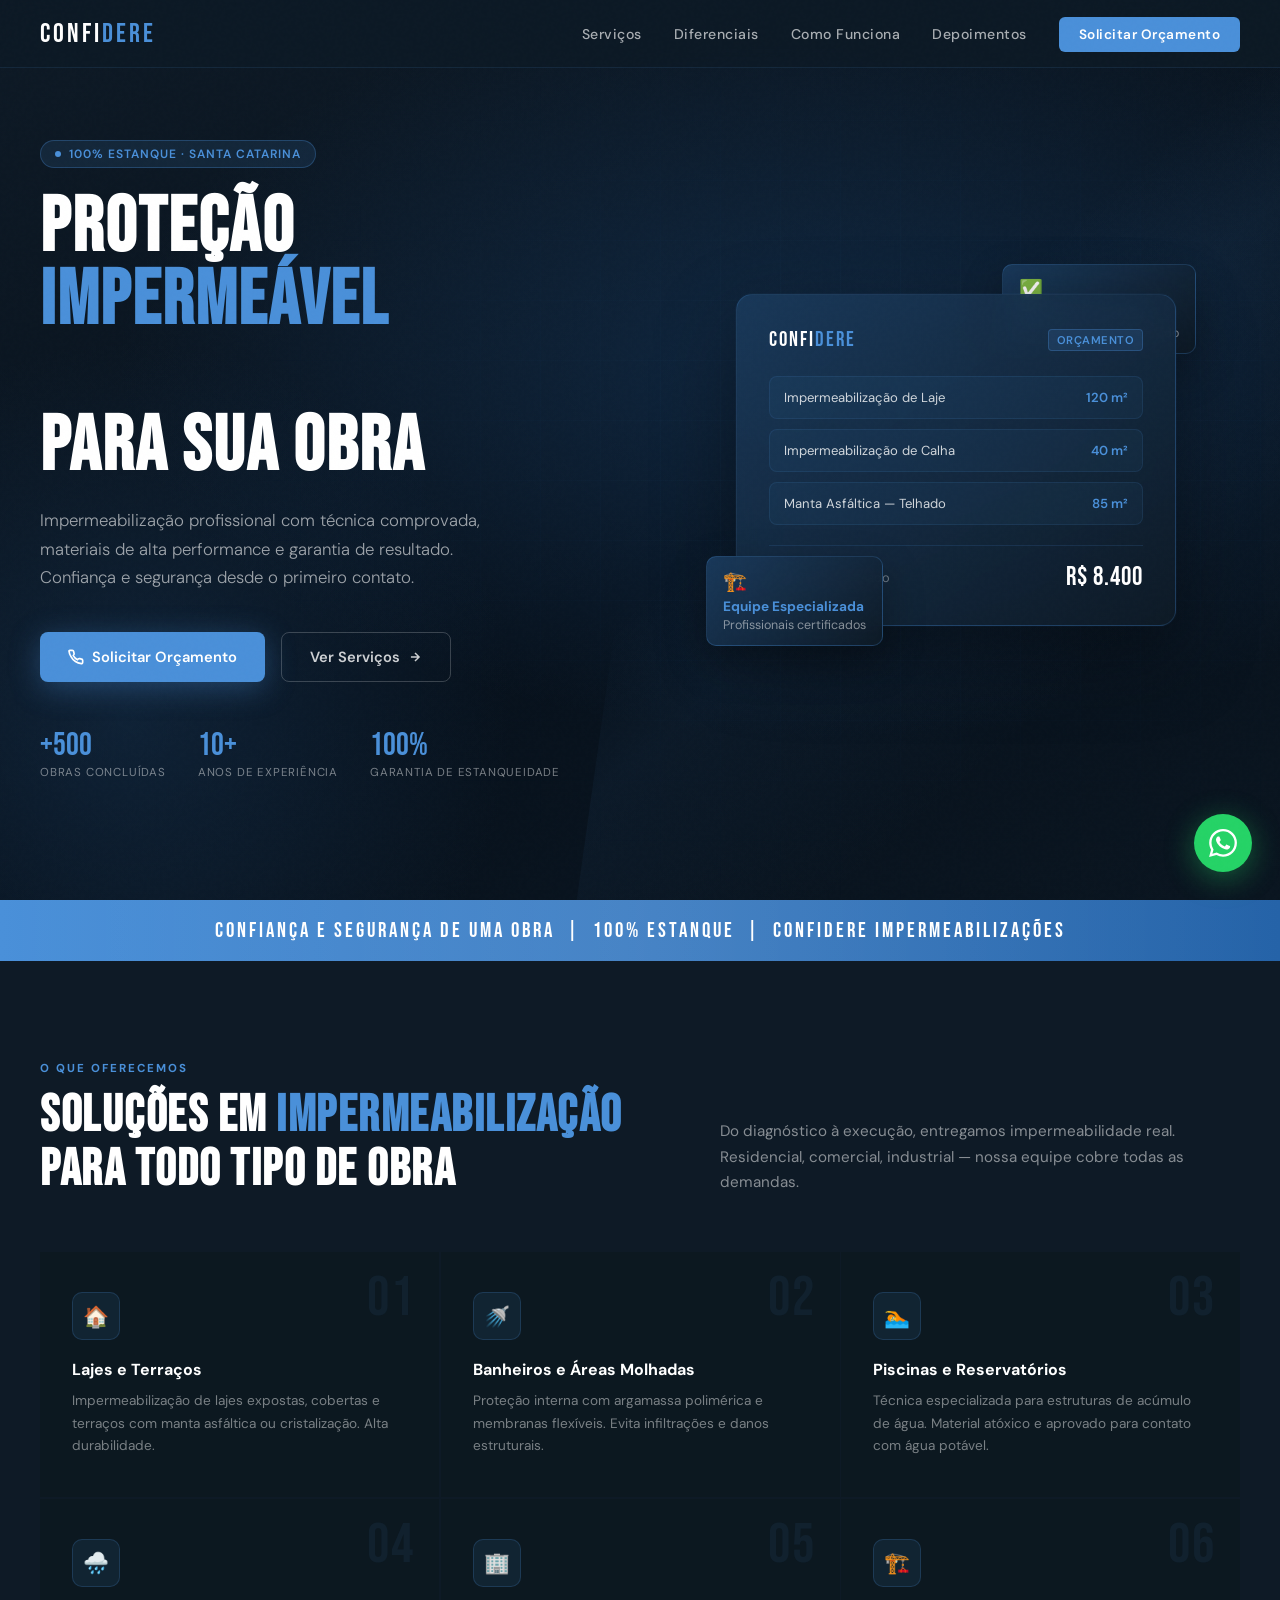
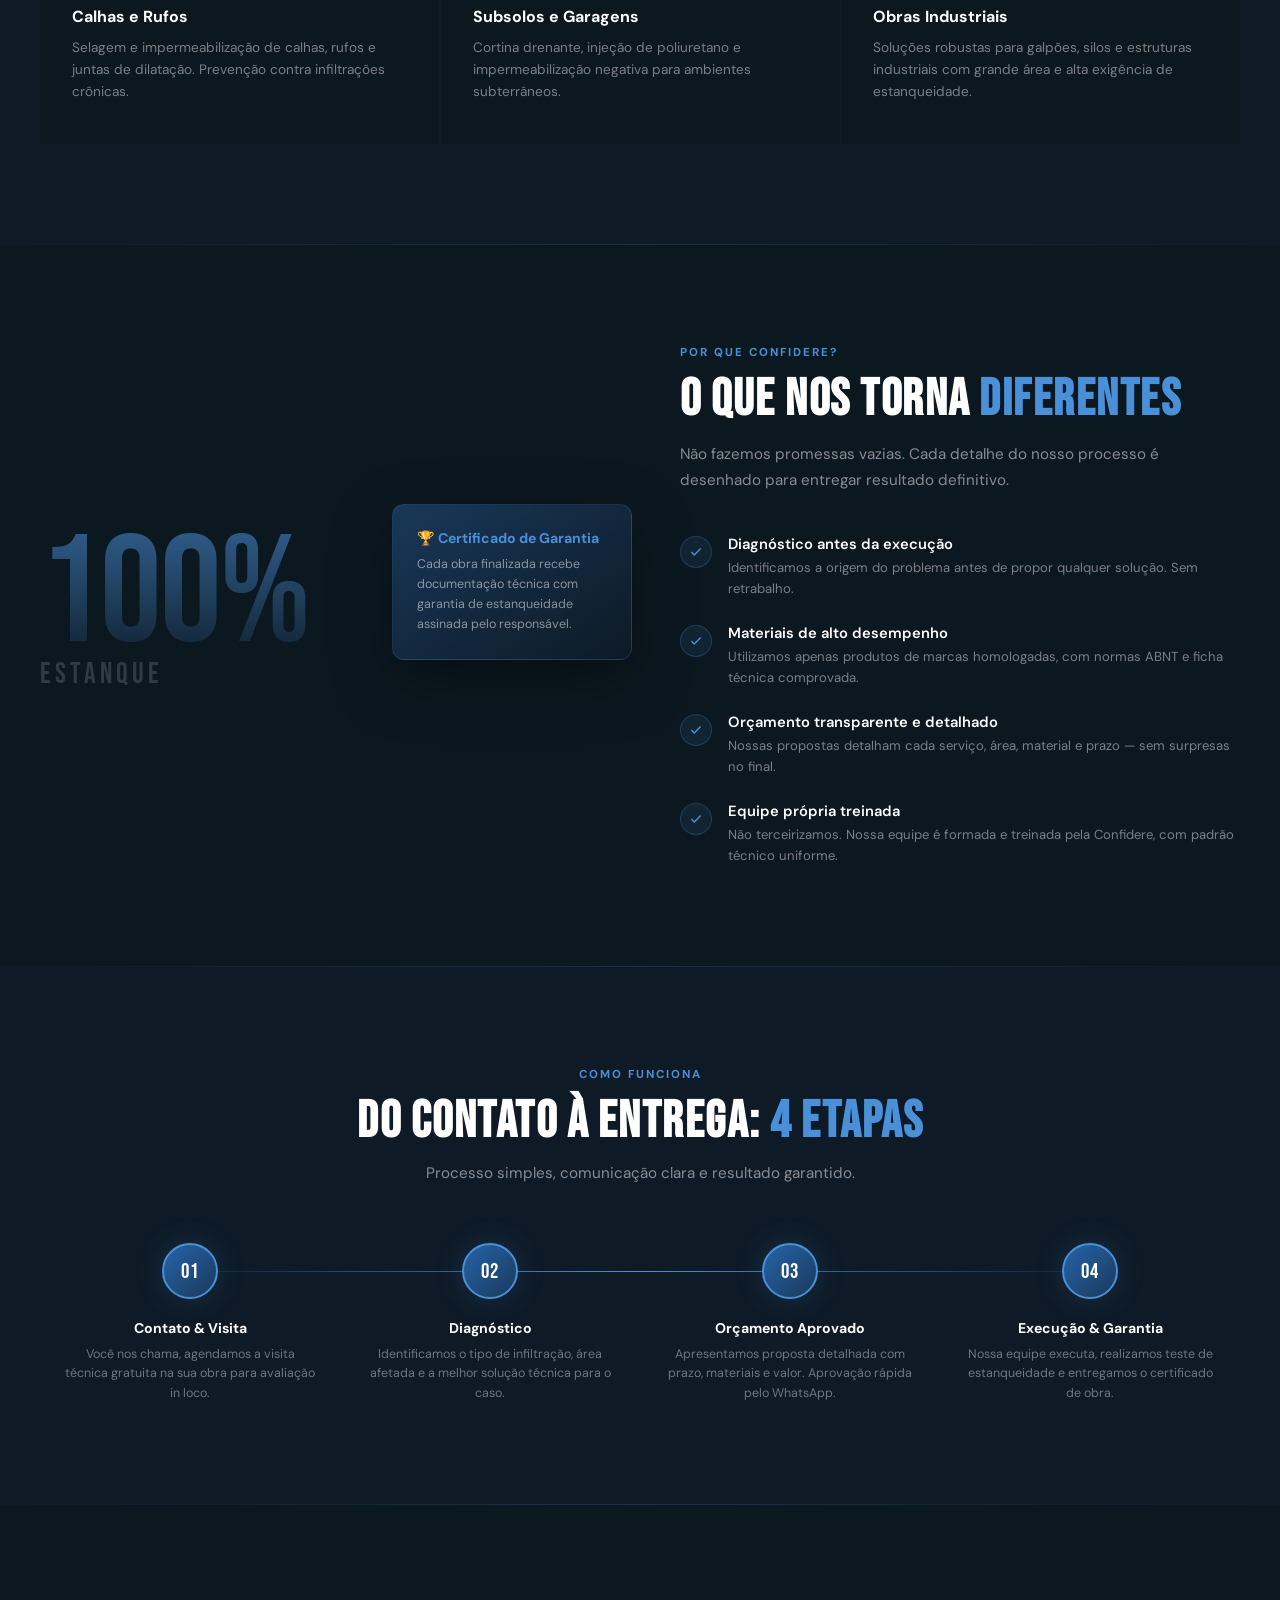
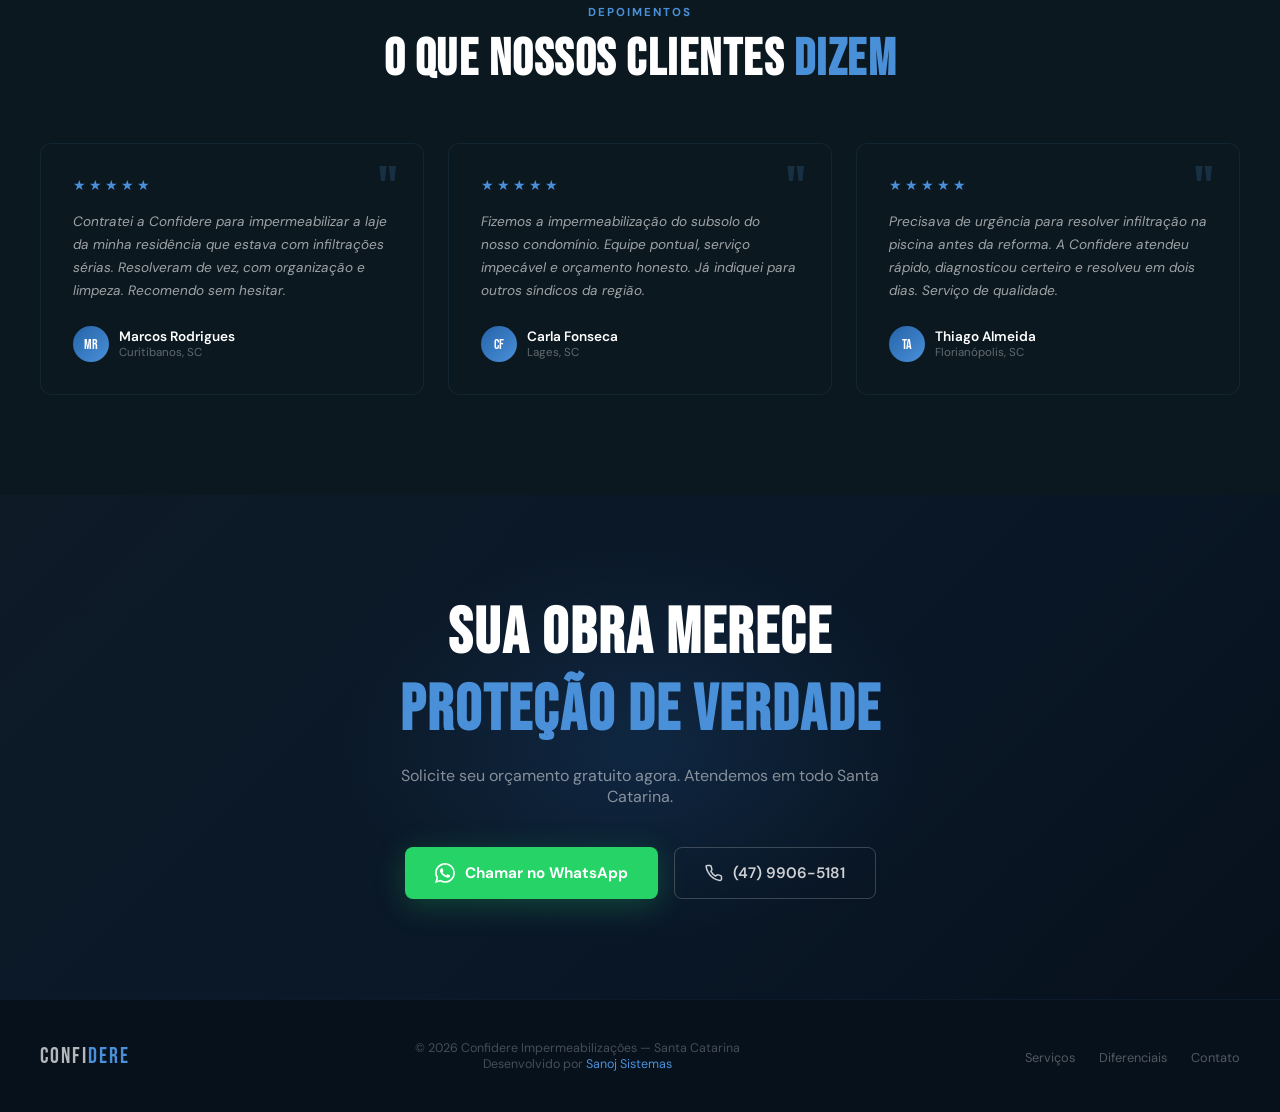
<file: index.html>
<!DOCTYPE html>
<html lang="pt-BR">

<head>
    <meta charset="UTF-8">
    <meta name="viewport" content="width=device-width, initial-scale=1.0">
    <title>Confidere Impermeabilizações</title>
    <link
        href="https://fonts.googleapis.com/css2?family=Bebas+Neue&family=DM+Sans:ital,wght@0,300;0,400;0,500;0,600;0,700;1,300&display=swap"
        rel="stylesheet">
    <link rel="stylesheet" href="style.css">
    <link rel="shortcut icon" href="assets/Confidere.png" type="image/x-icon">
</head>

<body>

    <!-- ─── NAV ─── -->
    <nav>
        <a href="#" class="nav-logo">CONFI<span>DERE</span></a>
        <ul class="nav-links">
            <li><a href="#servicos">Serviços</a></li>
            <li><a href="#diferenciais">Diferenciais</a></li>
            <li><a href="#processo">Como Funciona</a></li>
            <li><a href="#depoimentos">Depoimentos</a></li>
            <li><a href="#contato" class="nav-cta">Solicitar Orçamento</a></li>
        </ul>
    </nav>

    <!-- ─── HERO ─── -->
    <section class="hero">
        <div class="hero-grid"></div>
        <div class="hero-content">
            <div class="hero-texto">
                <div class="hero-tag">100% Estanque · Santa Catarina</div>
                <h1 class="hero-titulo">
                    Proteção<br>
                    <span>Impermeável</span><br>
                    para sua Obra
                </h1>
                <p class="hero-sub">
                    Impermeabilização profissional com técnica comprovada, materiais de alta performance e garantia de
                    resultado. Confiança e segurança desde o primeiro contato.
                </p>
                <div class="hero-acoes">
                    <a href="#contato" class="btn-hero primario">
                        <svg width="16" height="16" viewBox="0 0 24 24" fill="none" stroke="currentColor"
                            stroke-width="2.5">
                            <path
                                d="M22 16.92v3a2 2 0 01-2.18 2 19.79 19.79 0 01-8.63-3.07A19.5 19.5 0 014.5 11.5a19.79 19.79 0 01-3.07-8.67A2 2 0 013.41 2h3a2 2 0 012 1.72c.127.96.361 1.903.7 2.81a2 2 0 01-.45 2.11L7.91 9.91a16 16 0 006.29 6.29l1.27-1.27a2 2 0 012.11-.45c.907.339 1.85.573 2.81.7A2 2 0 0122 16.92z" />
                        </svg>
                        Solicitar Orçamento
                    </a>
                    <a href="#servicos" class="btn-hero secundario">
                        Ver Serviços
                        <svg width="14" height="14" viewBox="0 0 24 24" fill="none" stroke="currentColor"
                            stroke-width="2.5">
                            <path d="M5 12h14M12 5l7 7-7 7" />
                        </svg>
                    </a>
                </div>
                <div class="hero-stats">
                    <div class="stat">
                        <span class="stat-num">+500</span>
                        <span class="stat-label">Obras Concluídas</span>
                    </div>
                    <div class="stat">
                        <span class="stat-num">10+</span>
                        <span class="stat-label">Anos de Experiência</span>
                    </div>
                    <div class="stat">
                        <span class="stat-num">100%</span>
                        <span class="stat-label">Garantia de Estanqueidade</span>
                    </div>
                </div>
            </div>

            <div class="hero-visual">
                <div class="hero-card-visual">
                    <div class="float-card float-card-1">
                        <div class="fc-icon">✅</div>
                        <div class="fc-title">Garantia Estendida</div>
                        <div class="fc-desc">Certificado de obra emitido</div>
                    </div>
                    <div class="visual-main-card">
                        <div class="vmc-header">
                            <div class="vmc-logo">CONFI<span>DERE</span></div>
                            <div class="vmc-badge">ORÇAMENTO</div>
                        </div>
                        <div class="vmc-servico">
                            <span class="vmc-servico-nome">Impermeabilização de Laje</span>
                            <span class="vmc-servico-area">120 m²</span>
                        </div>
                        <div class="vmc-servico">
                            <span class="vmc-servico-nome">Impermeabilização de Calha</span>
                            <span class="vmc-servico-area">40 m²</span>
                        </div>
                        <div class="vmc-servico">
                            <span class="vmc-servico-nome">Manta Asfáltica — Telhado</span>
                            <span class="vmc-servico-area">85 m²</span>
                        </div>
                        <div class="vmc-total">
                            <span class="vmc-total-label">Valor Total Estimado</span>
                            <span class="vmc-total-val">R$ 8.400</span>
                        </div>
                    </div>
                    <div class="float-card float-card-2">
                        <div class="fc-icon">🏗️</div>
                        <div class="fc-title">Equipe Especializada</div>
                        <div class="fc-desc">Profissionais certificados</div>
                    </div>
                </div>
            </div>
        </div>
    </section>

    <!-- ─── STRIP ─── -->
    <div class="strip">
        CONFIANÇA E SEGURANÇA DE UMA OBRA &nbsp;|&nbsp; 100% ESTANQUE &nbsp;|&nbsp; CONFIDERE IMPERMEABILIZAÇÕES
    </div>

    <!-- ─── SERVIÇOS ─── -->
    <section class="secao secao-dark" id="servicos">
        <div class="container">
            <div class="secao-head">
                <div>
                    <div class="secao-tag reveal">O que oferecemos</div>
                    <h2 class="secao-titulo reveal">Soluções em <em>Impermeabilização</em><br>para todo tipo de obra
                    </h2>
                </div>
                <p class="secao-desc reveal">
                    Do diagnóstico à execução, entregamos impermeabilidade real. Residencial, comercial, industrial —
                    nossa equipe cobre todas as demandas.
                </p>
            </div>

            <div class="servicos-grid">
                <div class="servico-card reveal">
                    <span class="sc-num">01</span>
                    <div class="sc-icon">🏠</div>
                    <div class="sc-titulo">Lajes e Terraços</div>
                    <p class="sc-desc">Impermeabilização de lajes expostas, cobertas e terraços com manta asfáltica ou
                        cristalização. Alta durabilidade.</p>
                </div>
                <div class="servico-card reveal">
                    <span class="sc-num">02</span>
                    <div class="sc-icon">🚿</div>
                    <div class="sc-titulo">Banheiros e Áreas Molhadas</div>
                    <p class="sc-desc">Proteção interna com argamassa polimérica e membranas flexíveis. Evita
                        infiltrações e danos estruturais.</p>
                </div>
                <div class="servico-card reveal">
                    <span class="sc-num">03</span>
                    <div class="sc-icon">🏊</div>
                    <div class="sc-titulo">Piscinas e Reservatórios</div>
                    <p class="sc-desc">Técnica especializada para estruturas de acúmulo de água. Material atóxico e
                        aprovado para contato com água potável.</p>
                </div>
                <div class="servico-card reveal">
                    <span class="sc-num">04</span>
                    <div class="sc-icon">🌧️</div>
                    <div class="sc-titulo">Calhas e Rufos</div>
                    <p class="sc-desc">Selagem e impermeabilização de calhas, rufos e juntas de dilatação. Prevenção
                        contra infiltrações crônicas.</p>
                </div>
                <div class="servico-card reveal">
                    <span class="sc-num">05</span>
                    <div class="sc-icon">🏢</div>
                    <div class="sc-titulo">Subsolos e Garagens</div>
                    <p class="sc-desc">Cortina drenante, injeção de poliuretano e impermeabilização negativa para
                        ambientes subterrâneos.</p>
                </div>
                <div class="servico-card reveal">
                    <span class="sc-num">06</span>
                    <div class="sc-icon">🏗️</div>
                    <div class="sc-titulo">Obras Industriais</div>
                    <p class="sc-desc">Soluções robustas para galpões, silos e estruturas industriais com grande área e
                        alta exigência de estanqueidade.</p>
                </div>
            </div>
        </div>
    </section>

    <div class="divider"></div>

    <!-- ─── DIFERENCIAIS ─── -->
    <section class="secao secao-mid" id="diferenciais">
        <div class="container">
            <div class="diferenciais-layout">
                <div class="diff-visual">
                    <span class="diff-big-num">100%</span>
                    <span class="diff-big-label">ESTANQUE</span>
                    <div class="diff-card-overlay">
                        <div class="dco-title">🏆 Certificado de Garantia</div>
                        <div class="dco-desc">Cada obra finalizada recebe documentação técnica com garantia de
                            estanqueidade assinada pelo responsável.</div>
                    </div>
                </div>
                <div>
                    <div class="secao-tag reveal">Por que Confidere?</div>
                    <h2 class="secao-titulo reveal">O que nos torna <em>diferentes</em></h2>
                    <p class="secao-desc reveal" style="margin-bottom:2.5rem;">
                        Não fazemos promessas vazias. Cada detalhe do nosso processo é desenhado para entregar resultado
                        definitivo.
                    </p>
                    <div class="diff-lista">
                        <div class="diff-item reveal">
                            <div class="diff-check">
                                <svg viewBox="0 0 24 24" fill="none" stroke-width="2.5">
                                    <polyline points="20 6 9 17 4 12" />
                                </svg>
                            </div>
                            <div>
                                <div class="diff-item-titulo">Diagnóstico antes da execução</div>
                                <div class="diff-item-desc">Identificamos a origem do problema antes de propor qualquer
                                    solução. Sem retrabalho.</div>
                            </div>
                        </div>
                        <div class="diff-item reveal">
                            <div class="diff-check">
                                <svg viewBox="0 0 24 24" fill="none" stroke-width="2.5">
                                    <polyline points="20 6 9 17 4 12" />
                                </svg>
                            </div>
                            <div>
                                <div class="diff-item-titulo">Materiais de alto desempenho</div>
                                <div class="diff-item-desc">Utilizamos apenas produtos de marcas homologadas, com normas
                                    ABNT e ficha técnica comprovada.</div>
                            </div>
                        </div>
                        <div class="diff-item reveal">
                            <div class="diff-check">
                                <svg viewBox="0 0 24 24" fill="none" stroke-width="2.5">
                                    <polyline points="20 6 9 17 4 12" />
                                </svg>
                            </div>
                            <div>
                                <div class="diff-item-titulo">Orçamento transparente e detalhado</div>
                                <div class="diff-item-desc">Nossas propostas detalham cada serviço, área, material e
                                    prazo — sem surpresas no final.</div>
                            </div>
                        </div>
                        <div class="diff-item reveal">
                            <div class="diff-check">
                                <svg viewBox="0 0 24 24" fill="none" stroke-width="2.5">
                                    <polyline points="20 6 9 17 4 12" />
                                </svg>
                            </div>
                            <div>
                                <div class="diff-item-titulo">Equipe própria treinada</div>
                                <div class="diff-item-desc">Não terceirizamos. Nossa equipe é formada e treinada pela
                                    Confidere, com padrão técnico uniforme.</div>
                            </div>
                        </div>
                    </div>
                </div>
            </div>
        </div>
    </section>

    <div class="divider"></div>

    <!-- ─── PROCESSO ─── -->
    <section class="secao secao-dark" id="processo">
        <div class="container">
            <div style="text-align:center;">
                <div class="secao-tag reveal">Como funciona</div>
                <h2 class="secao-titulo reveal">Do contato à entrega: <em>4 etapas</em></h2>
                <p class="secao-desc reveal" style="margin: 0.8rem auto 0; text-align:center;">Processo simples,
                    comunicação clara e resultado garantido.</p>
            </div>
            <div class="processo-steps">
                <div class="step reveal">
                    <div class="step-num">01</div>
                    <div class="step-titulo">Contato & Visita</div>
                    <p class="step-desc">Você nos chama, agendamos a visita técnica gratuita na sua obra para avaliação
                        in loco.</p>
                </div>
                <div class="step reveal">
                    <div class="step-num">02</div>
                    <div class="step-titulo">Diagnóstico</div>
                    <p class="step-desc">Identificamos o tipo de infiltração, área afetada e a melhor solução técnica
                        para o caso.</p>
                </div>
                <div class="step reveal">
                    <div class="step-num">03</div>
                    <div class="step-titulo">Orçamento Aprovado</div>
                    <p class="step-desc">Apresentamos proposta detalhada com prazo, materiais e valor. Aprovação rápida
                        pelo WhatsApp.</p>
                </div>
                <div class="step reveal">
                    <div class="step-num">04</div>
                    <div class="step-titulo">Execução & Garantia</div>
                    <p class="step-desc">Nossa equipe executa, realizamos teste de estanqueidade e entregamos o
                        certificado de obra.</p>
                </div>
            </div>
        </div>
    </section>

    <div class="divider"></div>

    <!-- ─── DEPOIMENTOS ─── -->
    <section class="secao secao-mid" id="depoimentos">
        <div class="container">
            <div style="text-align:center;">
                <div class="secao-tag reveal">Depoimentos</div>
                <h2 class="secao-titulo reveal">O que nossos clientes <em>dizem</em></h2>
            </div>
            <div class="depoimentos-grid">
                <div class="dep-card reveal">
                    <div class="dep-aspas">"</div>
                    <div class="dep-stars">
                        <span>★</span><span>★</span><span>★</span><span>★</span><span>★</span>
                    </div>
                    <p class="dep-texto">Contratei a Confidere para impermeabilizar a laje da minha residência que
                        estava com infiltrações sérias. Resolveram de vez, com organização e limpeza. Recomendo sem
                        hesitar.</p>
                    <div class="dep-autor">
                        <div class="dep-avatar">MR</div>
                        <div>
                            <div class="dep-nome">Marcos Rodrigues</div>
                            <div class="dep-local">Curitibanos, SC</div>
                        </div>
                    </div>
                </div>
                <div class="dep-card reveal">
                    <div class="dep-aspas">"</div>
                    <div class="dep-stars">
                        <span>★</span><span>★</span><span>★</span><span>★</span><span>★</span>
                    </div>
                    <p class="dep-texto">Fizemos a impermeabilização do subsolo do nosso condomínio. Equipe pontual,
                        serviço impecável e orçamento honesto. Já indiquei para outros síndicos da região.</p>
                    <div class="dep-autor">
                        <div class="dep-avatar">CF</div>
                        <div>
                            <div class="dep-nome">Carla Fonseca</div>
                            <div class="dep-local">Lages, SC</div>
                        </div>
                    </div>
                </div>
                <div class="dep-card reveal">
                    <div class="dep-aspas">"</div>
                    <div class="dep-stars">
                        <span>★</span><span>★</span><span>★</span><span>★</span><span>★</span>
                    </div>
                    <p class="dep-texto">Precisava de urgência para resolver infiltração na piscina antes da reforma. A
                        Confidere atendeu rápido, diagnosticou certeiro e resolveu em dois dias. Serviço de qualidade.
                    </p>
                    <div class="dep-autor">
                        <div class="dep-avatar">TA</div>
                        <div>
                            <div class="dep-nome">Thiago Almeida</div>
                            <div class="dep-local">Florianópolis, SC</div>
                        </div>
                    </div>
                </div>
            </div>
        </div>
    </section>

    <!-- ─── CTA FINAL ─── -->
    <section class="cta-section" id="contato">
        <div class="container">
            <h2 class="cta-titulo reveal">
                Sua obra merece<br><span>proteção de verdade</span>
            </h2>
            <p class="cta-sub reveal">
                Solicite seu orçamento gratuito agora. Atendemos em todo Santa Catarina.
            </p>
            <div class="cta-acoes reveal">
                <a href="https://wa.me/5547999065181?text=Olá!%20Gostaria%20de%20solicitar%20um%20orçamento%20de%20impermeabilização."
                    target="_blank" class="btn-wpp">
                    <svg width="20" height="20" viewBox="0 0 24 24" fill="currentColor">
                        <path
                            d="M17.472 14.382c-.297-.149-1.758-.867-2.03-.967-.273-.099-.471-.148-.67.15-.197.297-.767.966-.94 1.164-.173.199-.347.223-.644.075-.297-.15-1.255-.463-2.39-1.475-.883-.788-1.48-1.761-1.653-2.059-.173-.297-.018-.458.13-.606.134-.133.298-.347.446-.52.149-.174.198-.298.298-.497.099-.198.05-.371-.025-.52-.075-.149-.669-1.612-.916-2.207-.242-.579-.487-.5-.669-.51-.173-.008-.371-.01-.57-.01-.198 0-.52.074-.792.372-.272.297-1.04 1.016-1.04 2.479 0 1.462 1.065 2.875 1.213 3.074.149.198 2.096 3.2 5.077 4.487.709.306 1.262.489 1.694.625.712.227 1.36.195 1.871.118.571-.085 1.758-.719 2.006-1.413.248-.694.248-1.289.173-1.413-.074-.124-.272-.198-.57-.347m-5.421 7.403h-.004a9.87 9.87 0 01-5.031-1.378l-.361-.214-3.741.982.998-3.648-.235-.374a9.86 9.86 0 01-1.51-5.26c.001-5.45 4.436-9.884 9.888-9.884 2.64 0 5.122 1.03 6.988 2.898a9.825 9.825 0 012.893 6.994c-.003 5.45-4.437 9.884-9.885 9.884m8.413-18.297A11.815 11.815 0 0012.05 0C5.495 0 .16 5.335.157 11.892c0 2.096.547 4.142 1.588 5.945L.057 24l6.305-1.654a11.882 11.882 0 005.683 1.448h.005c6.554 0 11.89-5.335 11.893-11.893a11.821 11.821 0 00-3.48-8.413z" />
                    </svg>
                    Chamar no WhatsApp
                </a>
                <a href="tel:+5547999065181" class="btn-tel">
                    <svg width="18" height="18" viewBox="0 0 24 24" fill="none" stroke="currentColor" stroke-width="2">
                        <path
                            d="M22 16.92v3a2 2 0 01-2.18 2 19.79 19.79 0 01-8.63-3.07A19.5 19.5 0 014.5 11.5a19.79 19.79 0 01-3.07-8.67A2 2 0 013.41 2h3a2 2 0 012 1.72c.127.96.361 1.903.7 2.81a2 2 0 01-.45 2.11L7.91 9.91a16 16 0 006.29 6.29l1.27-1.27a2 2 0 012.11-.45c.907.339 1.85.573 2.81.7A2 2 0 0122 16.92z" />
                    </svg>
                    (47) 9906-5181
                </a>
            </div>
        </div>
    </section>

    <!-- ─── FOOTER ─── -->
    <footer>
        <div class="footer-logo">CONFI<span>DERE</span></div>
        <div class="footer-copy">
            © 2026 Confidere Impermeabilizações — Santa Catarina<br>
            Desenvolvido por <a href="https://www.sanojsistemas.com.br/" target="_blank">Sanoj Sistemas</a>
        </div>
        <ul class="footer-links">
            <li><a href="#servicos">Serviços</a></li>
            <li><a href="#diferenciais">Diferenciais</a></li>
            <li><a href="#contato">Contato</a></li>
        </ul>
    </footer>

    <!-- WhatsApp Float -->
    <a class="wpp-float" href="https://wa.me/5547999065181?text=Olá!%20Gostaria%20de%20solicitar%20um%20orçamento."
        target="_blank" title="Fale pelo WhatsApp">
        <svg width="28" height="28" viewBox="0 0 24 24" fill="white">
            <path
                d="M17.472 14.382c-.297-.149-1.758-.867-2.03-.967-.273-.099-.471-.148-.67.15-.197.297-.767.966-.94 1.164-.173.199-.347.223-.644.075-.297-.15-1.255-.463-2.39-1.475-.883-.788-1.48-1.761-1.653-2.059-.173-.297-.018-.458.13-.606.134-.133.298-.347.446-.52.149-.174.198-.298.298-.497.099-.198.05-.371-.025-.52-.075-.149-.669-1.612-.916-2.207-.242-.579-.487-.5-.669-.51-.173-.008-.371-.01-.57-.01-.198 0-.52.074-.792.372-.272.297-1.04 1.016-1.04 2.479 0 1.462 1.065 2.875 1.213 3.074.149.198 2.096 3.2 5.077 4.487.709.306 1.262.489 1.694.625.712.227 1.36.195 1.871.118.571-.085 1.758-.719 2.006-1.413.248-.694.248-1.289.173-1.413-.074-.124-.272-.198-.57-.347m-5.421 7.403h-.004a9.87 9.87 0 01-5.031-1.378l-.361-.214-3.741.982.998-3.648-.235-.374a9.86 9.86 0 01-1.51-5.26c.001-5.45 4.436-9.884 9.888-9.884 2.64 0 5.122 1.03 6.988 2.898a9.825 9.825 0 012.893 6.994c-.003 5.45-4.437 9.884-9.885 9.884m8.413-18.297A11.815 11.815 0 0012.05 0C5.495 0 .16 5.335.157 11.892c0 2.096.547 4.142 1.588 5.945L.057 24l6.305-1.654a11.882 11.882 0 005.683 1.448h.005c6.554 0 11.89-5.335 11.893-11.893a11.821 11.821 0 00-3.48-8.413z" />
        </svg>
    </a>

    <script>
        // Scroll reveal
        const observer = new IntersectionObserver((entries) => {
            entries.forEach(e => {
                if (e.isIntersecting) {
                    e.target.classList.add('visible');
                }
            });
        }, { threshold: 0.12 });

        document.querySelectorAll('.reveal').forEach(el => observer.observe(el));

        // Nav background on scroll
        const nav = document.querySelector('nav');
        window.addEventListener('scroll', () => {
            nav.style.background = window.scrollY > 60
                ? 'rgba(14,26,38,0.97)'
                : 'rgba(14,26,38,0.85)';
        });
    </script>
</body>

</html>
</file>
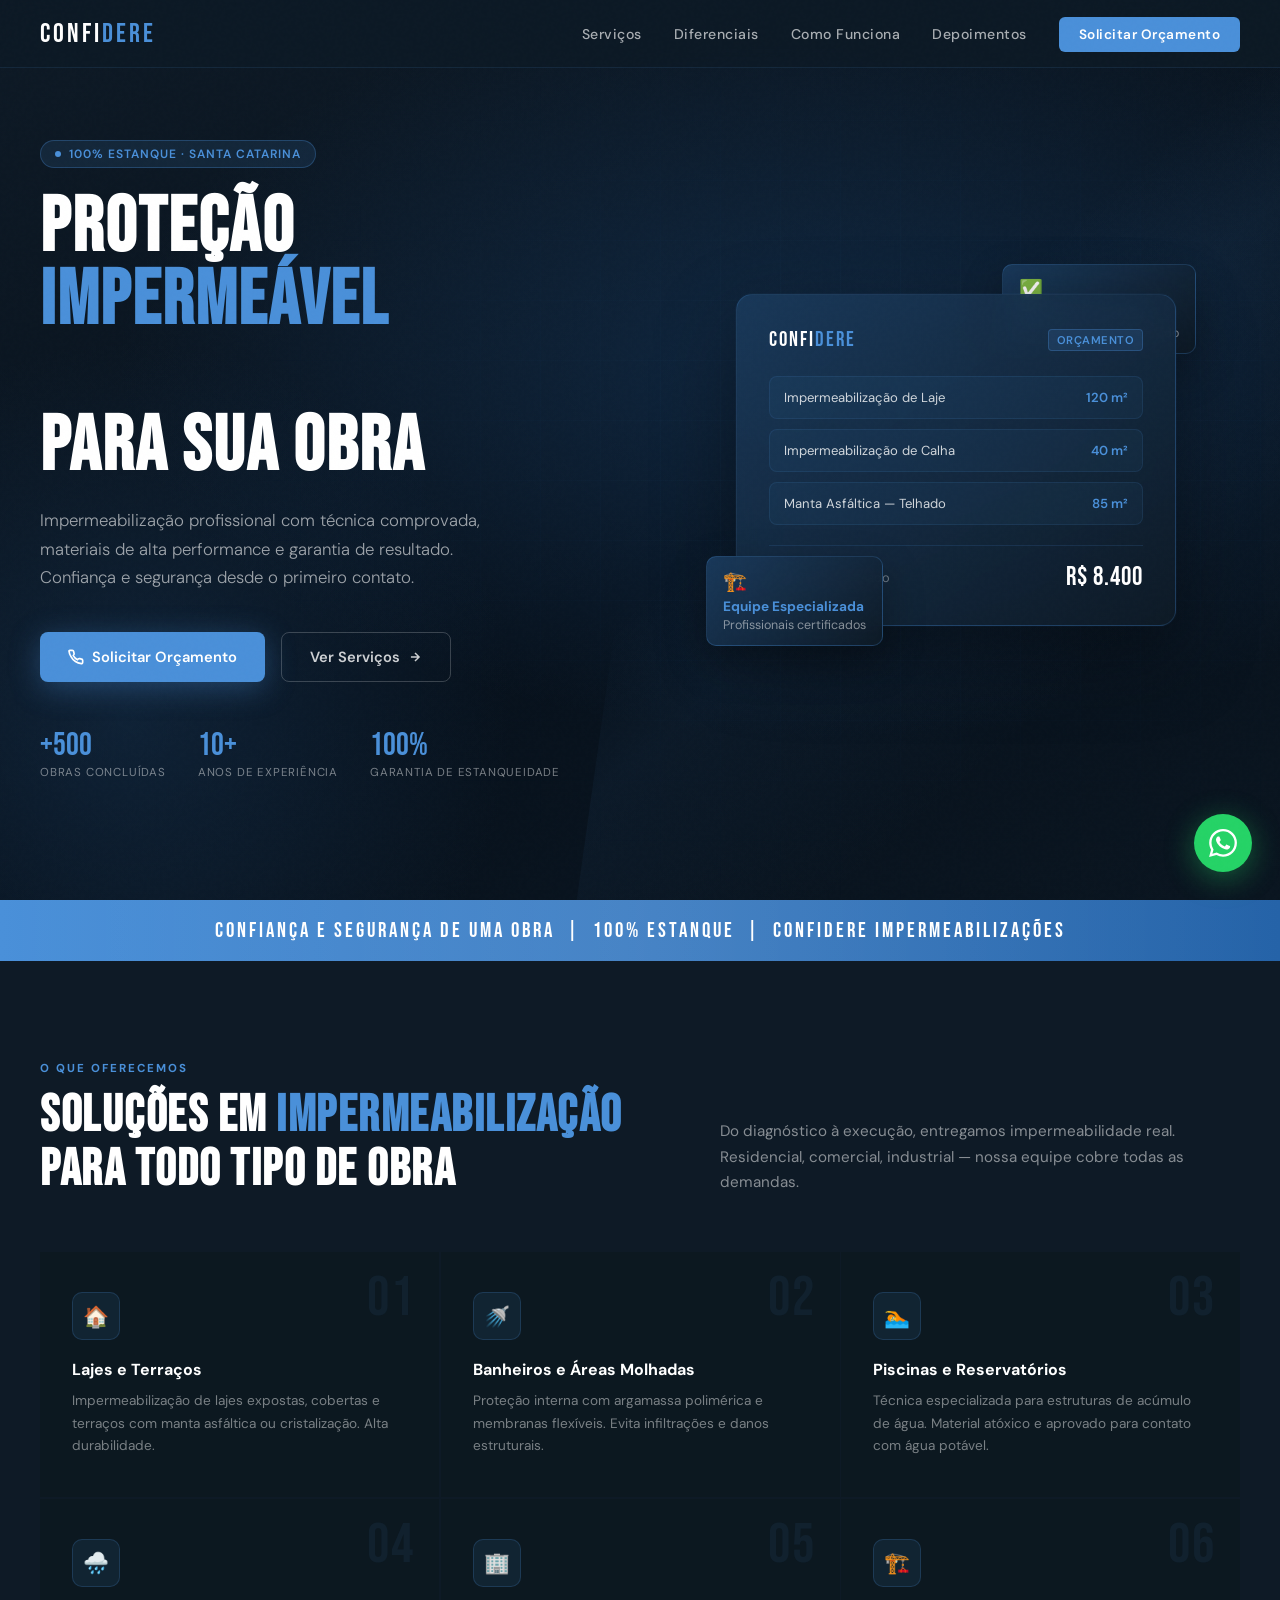
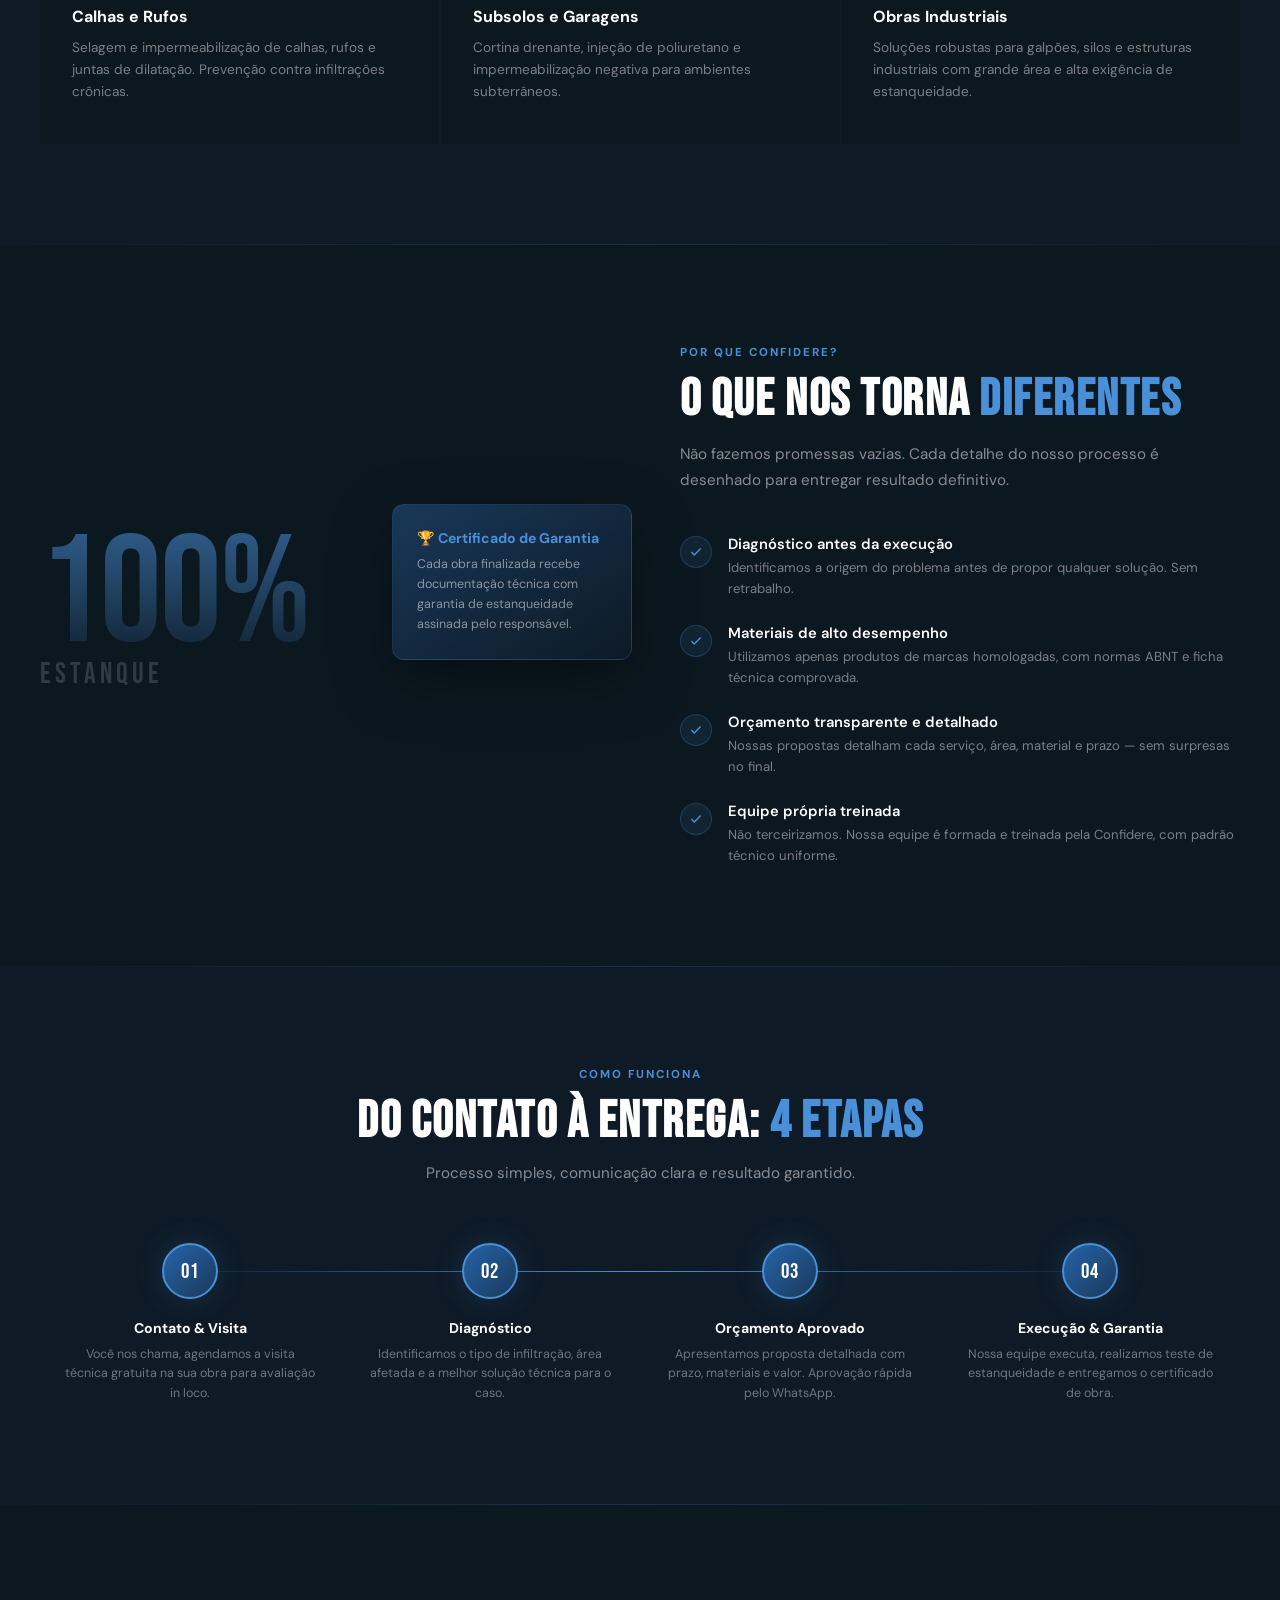
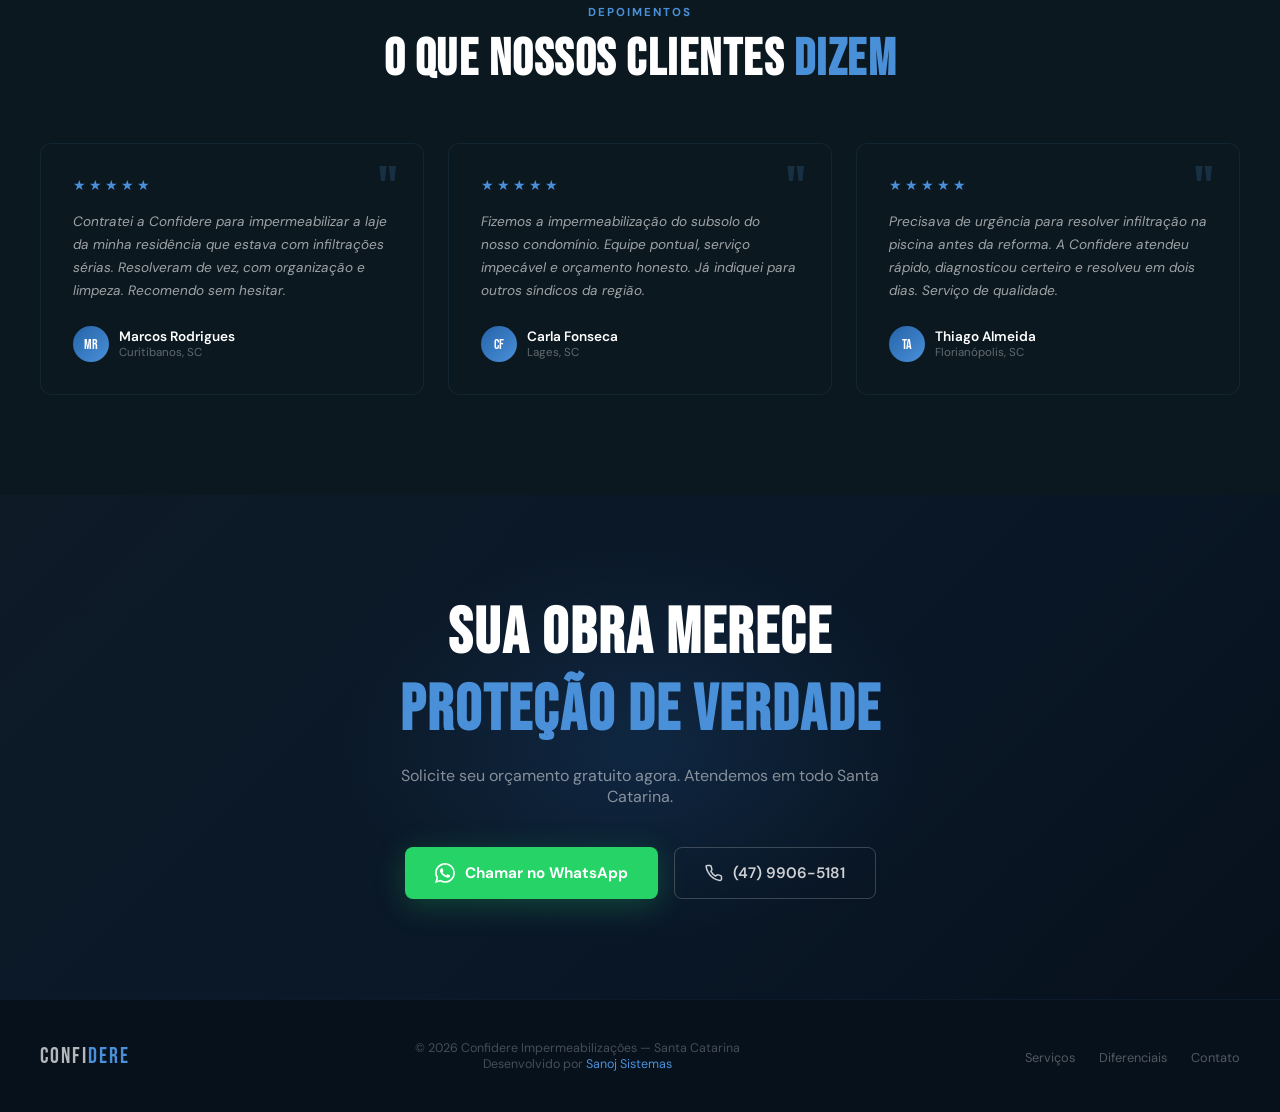
<file: src/index.html>
<!DOCTYPE html>
<html lang="pt-BR">

<head>
    <meta charset="UTF-8">
    <meta name="viewport" content="width=device-width, initial-scale=1.0">
    <title>Confidere Impermeabilizações</title>
    <link
        href="https://fonts.googleapis.com/css2?family=Bebas+Neue&family=DM+Sans:ital,wght@0,300;0,400;0,500;0,600;0,700;1,300&display=swap"
        rel="stylesheet">
    <link rel="stylesheet" href="style.css">
    <link rel="shortcut icon" href="../assets/Confidere.png" type="image/x-icon">
</head>

<body>

    <!-- ─── NAV ─── -->
    <nav>
        <a href="#" class="nav-logo">CONFI<span>DERE</span></a>
        <ul class="nav-links">
            <li><a href="#servicos">Serviços</a></li>
            <li><a href="#diferenciais">Diferenciais</a></li>
            <li><a href="#processo">Como Funciona</a></li>
            <li><a href="#depoimentos">Depoimentos</a></li>
            <li><a href="#contato" class="nav-cta">Solicitar Orçamento</a></li>
        </ul>
    </nav>

    <!-- ─── HERO ─── -->
    <section class="hero">
        <div class="hero-grid"></div>
        <div class="hero-content">
            <div class="hero-texto">
                <div class="hero-tag">100% Estanque · Santa Catarina</div>
                <h1 class="hero-titulo">
                    Proteção<br>
                    <span>Impermeável</span><br>
                    para sua Obra
                </h1>
                <p class="hero-sub">
                    Impermeabilização profissional com técnica comprovada, materiais de alta performance e garantia de
                    resultado. Confiança e segurança desde o primeiro contato.
                </p>
                <div class="hero-acoes">
                    <a href="#contato" class="btn-hero primario">
                        <svg width="16" height="16" viewBox="0 0 24 24" fill="none" stroke="currentColor"
                            stroke-width="2.5">
                            <path
                                d="M22 16.92v3a2 2 0 01-2.18 2 19.79 19.79 0 01-8.63-3.07A19.5 19.5 0 014.5 11.5a19.79 19.79 0 01-3.07-8.67A2 2 0 013.41 2h3a2 2 0 012 1.72c.127.96.361 1.903.7 2.81a2 2 0 01-.45 2.11L7.91 9.91a16 16 0 006.29 6.29l1.27-1.27a2 2 0 012.11-.45c.907.339 1.85.573 2.81.7A2 2 0 0122 16.92z" />
                        </svg>
                        Solicitar Orçamento
                    </a>
                    <a href="#servicos" class="btn-hero secundario">
                        Ver Serviços
                        <svg width="14" height="14" viewBox="0 0 24 24" fill="none" stroke="currentColor"
                            stroke-width="2.5">
                            <path d="M5 12h14M12 5l7 7-7 7" />
                        </svg>
                    </a>
                </div>
                <div class="hero-stats">
                    <div class="stat">
                        <span class="stat-num">+500</span>
                        <span class="stat-label">Obras Concluídas</span>
                    </div>
                    <div class="stat">
                        <span class="stat-num">10+</span>
                        <span class="stat-label">Anos de Experiência</span>
                    </div>
                    <div class="stat">
                        <span class="stat-num">100%</span>
                        <span class="stat-label">Garantia de Estanqueidade</span>
                    </div>
                </div>
            </div>

            <div class="hero-visual">
                <div class="hero-card-visual">
                    <div class="float-card float-card-1">
                        <div class="fc-icon">✅</div>
                        <div class="fc-title">Garantia Estendida</div>
                        <div class="fc-desc">Certificado de obra emitido</div>
                    </div>
                    <div class="visual-main-card">
                        <div class="vmc-header">
                            <div class="vmc-logo">CONFI<span>DERE</span></div>
                            <div class="vmc-badge">ORÇAMENTO</div>
                        </div>
                        <div class="vmc-servico">
                            <span class="vmc-servico-nome">Impermeabilização de Laje</span>
                            <span class="vmc-servico-area">120 m²</span>
                        </div>
                        <div class="vmc-servico">
                            <span class="vmc-servico-nome">Impermeabilização de Calha</span>
                            <span class="vmc-servico-area">40 m²</span>
                        </div>
                        <div class="vmc-servico">
                            <span class="vmc-servico-nome">Manta Asfáltica — Telhado</span>
                            <span class="vmc-servico-area">85 m²</span>
                        </div>
                        <div class="vmc-total">
                            <span class="vmc-total-label">Valor Total Estimado</span>
                            <span class="vmc-total-val">R$ 8.400</span>
                        </div>
                    </div>
                    <div class="float-card float-card-2">
                        <div class="fc-icon">🏗️</div>
                        <div class="fc-title">Equipe Especializada</div>
                        <div class="fc-desc">Profissionais certificados</div>
                    </div>
                </div>
            </div>
        </div>
    </section>

    <!-- ─── STRIP ─── -->
    <div class="strip">
        CONFIANÇA E SEGURANÇA DE UMA OBRA &nbsp;|&nbsp; 100% ESTANQUE &nbsp;|&nbsp; CONFIDERE IMPERMEABILIZAÇÕES
    </div>

    <!-- ─── SERVIÇOS ─── -->
    <section class="secao secao-dark" id="servicos">
        <div class="container">
            <div class="secao-head">
                <div>
                    <div class="secao-tag reveal">O que oferecemos</div>
                    <h2 class="secao-titulo reveal">Soluções em <em>Impermeabilização</em><br>para todo tipo de obra
                    </h2>
                </div>
                <p class="secao-desc reveal">
                    Do diagnóstico à execução, entregamos impermeabilidade real. Residencial, comercial, industrial —
                    nossa equipe cobre todas as demandas.
                </p>
            </div>

            <div class="servicos-grid">
                <div class="servico-card reveal">
                    <span class="sc-num">01</span>
                    <div class="sc-icon">🏠</div>
                    <div class="sc-titulo">Lajes e Terraços</div>
                    <p class="sc-desc">Impermeabilização de lajes expostas, cobertas e terraços com manta asfáltica ou
                        cristalização. Alta durabilidade.</p>
                </div>
                <div class="servico-card reveal">
                    <span class="sc-num">02</span>
                    <div class="sc-icon">🚿</div>
                    <div class="sc-titulo">Banheiros e Áreas Molhadas</div>
                    <p class="sc-desc">Proteção interna com argamassa polimérica e membranas flexíveis. Evita
                        infiltrações e danos estruturais.</p>
                </div>
                <div class="servico-card reveal">
                    <span class="sc-num">03</span>
                    <div class="sc-icon">🏊</div>
                    <div class="sc-titulo">Piscinas e Reservatórios</div>
                    <p class="sc-desc">Técnica especializada para estruturas de acúmulo de água. Material atóxico e
                        aprovado para contato com água potável.</p>
                </div>
                <div class="servico-card reveal">
                    <span class="sc-num">04</span>
                    <div class="sc-icon">🌧️</div>
                    <div class="sc-titulo">Calhas e Rufos</div>
                    <p class="sc-desc">Selagem e impermeabilização de calhas, rufos e juntas de dilatação. Prevenção
                        contra infiltrações crônicas.</p>
                </div>
                <div class="servico-card reveal">
                    <span class="sc-num">05</span>
                    <div class="sc-icon">🏢</div>
                    <div class="sc-titulo">Subsolos e Garagens</div>
                    <p class="sc-desc">Cortina drenante, injeção de poliuretano e impermeabilização negativa para
                        ambientes subterrâneos.</p>
                </div>
                <div class="servico-card reveal">
                    <span class="sc-num">06</span>
                    <div class="sc-icon">🏗️</div>
                    <div class="sc-titulo">Obras Industriais</div>
                    <p class="sc-desc">Soluções robustas para galpões, silos e estruturas industriais com grande área e
                        alta exigência de estanqueidade.</p>
                </div>
            </div>
        </div>
    </section>

    <div class="divider"></div>

    <!-- ─── DIFERENCIAIS ─── -->
    <section class="secao secao-mid" id="diferenciais">
        <div class="container">
            <div class="diferenciais-layout">
                <div class="diff-visual">
                    <span class="diff-big-num">100%</span>
                    <span class="diff-big-label">ESTANQUE</span>
                    <div class="diff-card-overlay">
                        <div class="dco-title">🏆 Certificado de Garantia</div>
                        <div class="dco-desc">Cada obra finalizada recebe documentação técnica com garantia de
                            estanqueidade assinada pelo responsável.</div>
                    </div>
                </div>
                <div>
                    <div class="secao-tag reveal">Por que Confidere?</div>
                    <h2 class="secao-titulo reveal">O que nos torna <em>diferentes</em></h2>
                    <p class="secao-desc reveal" style="margin-bottom:2.5rem;">
                        Não fazemos promessas vazias. Cada detalhe do nosso processo é desenhado para entregar resultado
                        definitivo.
                    </p>
                    <div class="diff-lista">
                        <div class="diff-item reveal">
                            <div class="diff-check">
                                <svg viewBox="0 0 24 24" fill="none" stroke-width="2.5">
                                    <polyline points="20 6 9 17 4 12" />
                                </svg>
                            </div>
                            <div>
                                <div class="diff-item-titulo">Diagnóstico antes da execução</div>
                                <div class="diff-item-desc">Identificamos a origem do problema antes de propor qualquer
                                    solução. Sem retrabalho.</div>
                            </div>
                        </div>
                        <div class="diff-item reveal">
                            <div class="diff-check">
                                <svg viewBox="0 0 24 24" fill="none" stroke-width="2.5">
                                    <polyline points="20 6 9 17 4 12" />
                                </svg>
                            </div>
                            <div>
                                <div class="diff-item-titulo">Materiais de alto desempenho</div>
                                <div class="diff-item-desc">Utilizamos apenas produtos de marcas homologadas, com normas
                                    ABNT e ficha técnica comprovada.</div>
                            </div>
                        </div>
                        <div class="diff-item reveal">
                            <div class="diff-check">
                                <svg viewBox="0 0 24 24" fill="none" stroke-width="2.5">
                                    <polyline points="20 6 9 17 4 12" />
                                </svg>
                            </div>
                            <div>
                                <div class="diff-item-titulo">Orçamento transparente e detalhado</div>
                                <div class="diff-item-desc">Nossas propostas detalham cada serviço, área, material e
                                    prazo — sem surpresas no final.</div>
                            </div>
                        </div>
                        <div class="diff-item reveal">
                            <div class="diff-check">
                                <svg viewBox="0 0 24 24" fill="none" stroke-width="2.5">
                                    <polyline points="20 6 9 17 4 12" />
                                </svg>
                            </div>
                            <div>
                                <div class="diff-item-titulo">Equipe própria treinada</div>
                                <div class="diff-item-desc">Não terceirizamos. Nossa equipe é formada e treinada pela
                                    Confidere, com padrão técnico uniforme.</div>
                            </div>
                        </div>
                    </div>
                </div>
            </div>
        </div>
    </section>

    <div class="divider"></div>

    <!-- ─── PROCESSO ─── -->
    <section class="secao secao-dark" id="processo">
        <div class="container">
            <div style="text-align:center;">
                <div class="secao-tag reveal">Como funciona</div>
                <h2 class="secao-titulo reveal">Do contato à entrega: <em>4 etapas</em></h2>
                <p class="secao-desc reveal" style="margin: 0.8rem auto 0; text-align:center;">Processo simples,
                    comunicação clara e resultado garantido.</p>
            </div>
            <div class="processo-steps">
                <div class="step reveal">
                    <div class="step-num">01</div>
                    <div class="step-titulo">Contato & Visita</div>
                    <p class="step-desc">Você nos chama, agendamos a visita técnica gratuita na sua obra para avaliação
                        in loco.</p>
                </div>
                <div class="step reveal">
                    <div class="step-num">02</div>
                    <div class="step-titulo">Diagnóstico</div>
                    <p class="step-desc">Identificamos o tipo de infiltração, área afetada e a melhor solução técnica
                        para o caso.</p>
                </div>
                <div class="step reveal">
                    <div class="step-num">03</div>
                    <div class="step-titulo">Orçamento Aprovado</div>
                    <p class="step-desc">Apresentamos proposta detalhada com prazo, materiais e valor. Aprovação rápida
                        pelo WhatsApp.</p>
                </div>
                <div class="step reveal">
                    <div class="step-num">04</div>
                    <div class="step-titulo">Execução & Garantia</div>
                    <p class="step-desc">Nossa equipe executa, realizamos teste de estanqueidade e entregamos o
                        certificado de obra.</p>
                </div>
            </div>
        </div>
    </section>

    <div class="divider"></div>

    <!-- ─── DEPOIMENTOS ─── -->
    <section class="secao secao-mid" id="depoimentos">
        <div class="container">
            <div style="text-align:center;">
                <div class="secao-tag reveal">Depoimentos</div>
                <h2 class="secao-titulo reveal">O que nossos clientes <em>dizem</em></h2>
            </div>
            <div class="depoimentos-grid">
                <div class="dep-card reveal">
                    <div class="dep-aspas">"</div>
                    <div class="dep-stars">
                        <span>★</span><span>★</span><span>★</span><span>★</span><span>★</span>
                    </div>
                    <p class="dep-texto">Contratei a Confidere para impermeabilizar a laje da minha residência que
                        estava com infiltrações sérias. Resolveram de vez, com organização e limpeza. Recomendo sem
                        hesitar.</p>
                    <div class="dep-autor">
                        <div class="dep-avatar">MR</div>
                        <div>
                            <div class="dep-nome">Marcos Rodrigues</div>
                            <div class="dep-local">Curitibanos, SC</div>
                        </div>
                    </div>
                </div>
                <div class="dep-card reveal">
                    <div class="dep-aspas">"</div>
                    <div class="dep-stars">
                        <span>★</span><span>★</span><span>★</span><span>★</span><span>★</span>
                    </div>
                    <p class="dep-texto">Fizemos a impermeabilização do subsolo do nosso condomínio. Equipe pontual,
                        serviço impecável e orçamento honesto. Já indiquei para outros síndicos da região.</p>
                    <div class="dep-autor">
                        <div class="dep-avatar">CF</div>
                        <div>
                            <div class="dep-nome">Carla Fonseca</div>
                            <div class="dep-local">Lages, SC</div>
                        </div>
                    </div>
                </div>
                <div class="dep-card reveal">
                    <div class="dep-aspas">"</div>
                    <div class="dep-stars">
                        <span>★</span><span>★</span><span>★</span><span>★</span><span>★</span>
                    </div>
                    <p class="dep-texto">Precisava de urgência para resolver infiltração na piscina antes da reforma. A
                        Confidere atendeu rápido, diagnosticou certeiro e resolveu em dois dias. Serviço de qualidade.
                    </p>
                    <div class="dep-autor">
                        <div class="dep-avatar">TA</div>
                        <div>
                            <div class="dep-nome">Thiago Almeida</div>
                            <div class="dep-local">Florianópolis, SC</div>
                        </div>
                    </div>
                </div>
            </div>
        </div>
    </section>

    <!-- ─── CTA FINAL ─── -->
    <section class="cta-section" id="contato">
        <div class="container">
            <h2 class="cta-titulo reveal">
                Sua obra merece<br><span>proteção de verdade</span>
            </h2>
            <p class="cta-sub reveal">
                Solicite seu orçamento gratuito agora. Atendemos em todo Santa Catarina.
            </p>
            <div class="cta-acoes reveal">
                <a href="https://wa.me/5547999065181?text=Olá!%20Gostaria%20de%20solicitar%20um%20orçamento%20de%20impermeabilização."
                    target="_blank" class="btn-wpp">
                    <svg width="20" height="20" viewBox="0 0 24 24" fill="currentColor">
                        <path
                            d="M17.472 14.382c-.297-.149-1.758-.867-2.03-.967-.273-.099-.471-.148-.67.15-.197.297-.767.966-.94 1.164-.173.199-.347.223-.644.075-.297-.15-1.255-.463-2.39-1.475-.883-.788-1.48-1.761-1.653-2.059-.173-.297-.018-.458.13-.606.134-.133.298-.347.446-.52.149-.174.198-.298.298-.497.099-.198.05-.371-.025-.52-.075-.149-.669-1.612-.916-2.207-.242-.579-.487-.5-.669-.51-.173-.008-.371-.01-.57-.01-.198 0-.52.074-.792.372-.272.297-1.04 1.016-1.04 2.479 0 1.462 1.065 2.875 1.213 3.074.149.198 2.096 3.2 5.077 4.487.709.306 1.262.489 1.694.625.712.227 1.36.195 1.871.118.571-.085 1.758-.719 2.006-1.413.248-.694.248-1.289.173-1.413-.074-.124-.272-.198-.57-.347m-5.421 7.403h-.004a9.87 9.87 0 01-5.031-1.378l-.361-.214-3.741.982.998-3.648-.235-.374a9.86 9.86 0 01-1.51-5.26c.001-5.45 4.436-9.884 9.888-9.884 2.64 0 5.122 1.03 6.988 2.898a9.825 9.825 0 012.893 6.994c-.003 5.45-4.437 9.884-9.885 9.884m8.413-18.297A11.815 11.815 0 0012.05 0C5.495 0 .16 5.335.157 11.892c0 2.096.547 4.142 1.588 5.945L.057 24l6.305-1.654a11.882 11.882 0 005.683 1.448h.005c6.554 0 11.89-5.335 11.893-11.893a11.821 11.821 0 00-3.48-8.413z" />
                    </svg>
                    Chamar no WhatsApp
                </a>
                <a href="tel:+5547999065181" class="btn-tel">
                    <svg width="18" height="18" viewBox="0 0 24 24" fill="none" stroke="currentColor" stroke-width="2">
                        <path
                            d="M22 16.92v3a2 2 0 01-2.18 2 19.79 19.79 0 01-8.63-3.07A19.5 19.5 0 014.5 11.5a19.79 19.79 0 01-3.07-8.67A2 2 0 013.41 2h3a2 2 0 012 1.72c.127.96.361 1.903.7 2.81a2 2 0 01-.45 2.11L7.91 9.91a16 16 0 006.29 6.29l1.27-1.27a2 2 0 012.11-.45c.907.339 1.85.573 2.81.7A2 2 0 0122 16.92z" />
                    </svg>
                    (47) 9906-5181
                </a>
            </div>
        </div>
    </section>

    <!-- ─── FOOTER ─── -->
    <footer>
        <div class="footer-logo">CONFI<span>DERE</span></div>
        <div class="footer-copy">
            © 2026 Confidere Impermeabilizações — Santa Catarina<br>
            Desenvolvido por <a href="https://www.sanojsistemas.com.br/" target="_blank">Sanoj Sistemas</a>
        </div>
        <ul class="footer-links">
            <li><a href="#servicos">Serviços</a></li>
            <li><a href="#diferenciais">Diferenciais</a></li>
            <li><a href="#contato">Contato</a></li>
        </ul>
    </footer>

    <!-- WhatsApp Float -->
    <a class="wpp-float" href="https://wa.me/5547999065181?text=Olá!%20Gostaria%20de%20solicitar%20um%20orçamento."
        target="_blank" title="Fale pelo WhatsApp">
        <svg width="28" height="28" viewBox="0 0 24 24" fill="white">
            <path
                d="M17.472 14.382c-.297-.149-1.758-.867-2.03-.967-.273-.099-.471-.148-.67.15-.197.297-.767.966-.94 1.164-.173.199-.347.223-.644.075-.297-.15-1.255-.463-2.39-1.475-.883-.788-1.48-1.761-1.653-2.059-.173-.297-.018-.458.13-.606.134-.133.298-.347.446-.52.149-.174.198-.298.298-.497.099-.198.05-.371-.025-.52-.075-.149-.669-1.612-.916-2.207-.242-.579-.487-.5-.669-.51-.173-.008-.371-.01-.57-.01-.198 0-.52.074-.792.372-.272.297-1.04 1.016-1.04 2.479 0 1.462 1.065 2.875 1.213 3.074.149.198 2.096 3.2 5.077 4.487.709.306 1.262.489 1.694.625.712.227 1.36.195 1.871.118.571-.085 1.758-.719 2.006-1.413.248-.694.248-1.289.173-1.413-.074-.124-.272-.198-.57-.347m-5.421 7.403h-.004a9.87 9.87 0 01-5.031-1.378l-.361-.214-3.741.982.998-3.648-.235-.374a9.86 9.86 0 01-1.51-5.26c.001-5.45 4.436-9.884 9.888-9.884 2.64 0 5.122 1.03 6.988 2.898a9.825 9.825 0 012.893 6.994c-.003 5.45-4.437 9.884-9.885 9.884m8.413-18.297A11.815 11.815 0 0012.05 0C5.495 0 .16 5.335.157 11.892c0 2.096.547 4.142 1.588 5.945L.057 24l6.305-1.654a11.882 11.882 0 005.683 1.448h.005c6.554 0 11.89-5.335 11.893-11.893a11.821 11.821 0 00-3.48-8.413z" />
        </svg>
    </a>

    <script>
        // Scroll reveal
        const observer = new IntersectionObserver((entries) => {
            entries.forEach(e => {
                if (e.isIntersecting) {
                    e.target.classList.add('visible');
                }
            });
        }, { threshold: 0.12 });

        document.querySelectorAll('.reveal').forEach(el => observer.observe(el));

        // Nav background on scroll
        const nav = document.querySelector('nav');
        window.addEventListener('scroll', () => {
            nav.style.background = window.scrollY > 60
                ? 'rgba(14,26,38,0.97)'
                : 'rgba(14,26,38,0.85)';
        });
    </script>
</body>

</html>
</file>
<file: style.css>
:root {
     --azul: #1a3a5c;
     --azul-meio: #2563a8;
     --azul-claro: #4a90d9;
     --azul-brilho: #6db8f7;
     --azul-fade: #e8f0fa;
     --cinza-quente: #f5f3ef;
     --cinza-borda: #d8d4cc;
     --cinza-texto: #6b6660;
     --branco: #fefefe;
     --preto: #0e1a26;
     --laranja: #e05c20;
     --radius: 10px;
 }

 *,
 *::before,
 *::after {
     box-sizing: border-box;
     margin: 0;
     padding: 0;
 }

 html {
     scroll-behavior: smooth;
 }

 body {
     font-family: 'DM Sans', sans-serif;
     background: var(--preto);
     color: var(--branco);
     overflow-x: hidden;
 }

 /* ─── NOISE TEXTURE ─── */
 body::before {
     content: '';
     position: fixed;
     inset: 0;
     background-image: url("data:image/svg+xml,%3Csvg viewBox='0 0 256 256' xmlns='http://www.w3.org/2000/svg'%3E%3Cfilter id='n'%3E%3CfeTurbulence type='fractalNoise' baseFrequency='0.9' numOctaves='4' stitchTiles='stitch'/%3E%3C/filter%3E%3Crect width='100%25' height='100%25' filter='url(%23n)' opacity='0.03'/%3E%3C/svg%3E");
     pointer-events: none;
     z-index: 1000;
     opacity: 0.4;
 }

 /* ════════════════════════════════════════
       NAV
    ════════════════════════════════════════ */
 nav {
     position: fixed;
     top: 0;
     left: 0;
     right: 0;
     z-index: 900;
     display: flex;
     align-items: center;
     justify-content: space-between;
     padding: 0 2.5rem;
     height: 68px;
     background: rgba(14, 26, 38, 0.85);
     backdrop-filter: blur(18px);
     border-bottom: 1px solid rgba(74, 144, 217, 0.12);
     transition: background 0.3s;
 }

 .nav-logo {
     font-family: 'Bebas Neue', sans-serif;
     font-size: 1.7rem;
     letter-spacing: 3px;
     color: #fff;
     text-decoration: none;
 }

 .nav-logo span {
     color: var(--azul-claro);
 }

 .nav-links {
     display: flex;
     gap: 2rem;
     list-style: none;
 }

 .nav-links a {
     color: rgba(255, 255, 255, 0.65);
     text-decoration: none;
     font-size: 0.88rem;
     font-weight: 500;
     letter-spacing: 0.5px;
     transition: color 0.2s;
 }

 .nav-links a:hover {
     color: var(--azul-claro);
 }

 .nav-cta {
     background: var(--azul-claro);
     color: #fff !important;
     padding: 9px 20px;
     border-radius: 6px;
     font-weight: 600 !important;
     font-size: 0.85rem !important;
     letter-spacing: 0.3px;
     transition: background 0.2s, transform 0.15s !important;
 }

 .nav-cta:hover {
     background: var(--azul-brilho) !important;
     transform: translateY(-1px);
 }

 /* ════════════════════════════════════════
       HERO
    ════════════════════════════════════════ */
 .hero {
     min-height: 100vh;
     display: flex;
     align-items: center;
     position: relative;
     overflow: hidden;
     padding: 100px 2.5rem 80px;
 }

 /* Dramatic background */
 .hero::before {
     content: '';
     position: absolute;
     inset: 0;
     background:
         radial-gradient(ellipse 80% 60% at 65% 40%, rgba(37, 99, 168, 0.25) 0%, transparent 70%),
         radial-gradient(ellipse 50% 70% at 10% 80%, rgba(26, 58, 92, 0.4) 0%, transparent 60%),
         linear-gradient(160deg, #0e1a26 0%, #07111c 60%, #0a1520 100%);
 }

 /* Animated blue diagonal streak */
 .hero::after {
     content: '';
     position: absolute;
     top: -10%;
     right: -5%;
     width: 55%;
     height: 120%;
     background: linear-gradient(135deg, transparent 40%, rgba(74, 144, 217, 0.06) 50%, rgba(74, 144, 217, 0.03) 60%, transparent 70%);
     transform: skewX(-8deg);
     pointer-events: none;
 }

 /* Grid lines */
 .hero-grid {
     position: absolute;
     inset: 0;
     background-image:
         linear-gradient(rgba(74, 144, 217, 0.04) 1px, transparent 1px),
         linear-gradient(90deg, rgba(74, 144, 217, 0.04) 1px, transparent 1px);
     background-size: 60px 60px;
     mask-image: radial-gradient(ellipse 70% 70% at 70% 50%, black 0%, transparent 75%);
 }

 .hero-content {
     position: relative;
     z-index: 2;
     max-width: 1200px;
     margin: 0 auto;
     width: 100%;
     display: grid;
     grid-template-columns: 1fr 1fr;
     gap: 4rem;
     align-items: center;
 }

 .hero-tag {
     display: inline-flex;
     align-items: center;
     gap: 8px;
     background: rgba(74, 144, 217, 0.12);
     border: 1px solid rgba(74, 144, 217, 0.3);
     border-radius: 30px;
     padding: 5px 14px;
     font-size: 0.75rem;
     font-weight: 600;
     letter-spacing: 1px;
     text-transform: uppercase;
     color: var(--azul-claro);
     margin-bottom: 1.5rem;
     animation: fadeUp 0.7s ease both;
 }

 .hero-tag::before {
     content: '';
     width: 6px;
     height: 6px;
     background: var(--azul-claro);
     border-radius: 50%;
     animation: pulse 2s ease infinite;
 }

 @keyframes pulse {

     0%,
     100% {
         opacity: 1;
         transform: scale(1);
     }

     50% {
         opacity: 0.5;
         transform: scale(1.3);
     }
 }

 .hero-titulo {
     font-family: 'Bebas Neue', sans-serif;
     font-size: clamp(3.5rem, 6vw, 6rem);
     line-height: 0.95;
     letter-spacing: 2px;
     color: #fff;
     animation: fadeUp 0.7s 0.1s ease both;
 }

 .hero-titulo span {
     color: var(--azul-claro);
     display: block;
 }

 .hero-sub {
     margin-top: 1.4rem;
     font-size: 1.05rem;
     font-weight: 300;
     color: rgba(255, 255, 255, 0.6);
     line-height: 1.7;
     max-width: 480px;
     animation: fadeUp 0.7s 0.2s ease both;
 }

 .hero-acoes {
     margin-top: 2.5rem;
     display: flex;
     gap: 1rem;
     flex-wrap: wrap;
     animation: fadeUp 0.7s 0.3s ease both;
 }

 .btn-hero {
     display: inline-flex;
     align-items: center;
     gap: 8px;
     padding: 14px 28px;
     border-radius: 8px;
     font-weight: 600;
     font-size: 0.92rem;
     cursor: pointer;
     text-decoration: none;
     transition: all 0.2s;
     border: none;
 }

 .btn-hero.primario {
     background: var(--azul-claro);
     color: #fff;
     box-shadow: 0 6px 30px rgba(74, 144, 217, 0.35);
 }

 .btn-hero.primario:hover {
     background: var(--azul-brilho);
     transform: translateY(-2px);
     box-shadow: 0 10px 40px rgba(74, 144, 217, 0.45);
 }

 .btn-hero.secundario {
     background: transparent;
     color: rgba(255, 255, 255, 0.8);
     border: 1px solid rgba(255, 255, 255, 0.2);
 }

 .btn-hero.secundario:hover {
     border-color: var(--azul-claro);
     color: var(--azul-claro);
     transform: translateY(-2px);
 }

 .hero-stats {
     display: flex;
     gap: 2rem;
     margin-top: 3rem;
     animation: fadeUp 0.7s 0.4s ease both;
 }

 .stat {
     display: flex;
     flex-direction: column;
 }

 .stat-num {
     font-family: 'Bebas Neue', sans-serif;
     font-size: 2rem;
     color: var(--azul-claro);
     line-height: 1;
 }

 .stat-label {
     font-size: 0.72rem;
     color: rgba(255, 255, 255, 0.45);
     text-transform: uppercase;
     letter-spacing: 0.8px;
     margin-top: 3px;
 }

 /* Right side visual */
 .hero-visual {
     position: relative;
     display: flex;
     align-items: center;
     justify-content: center;
     animation: fadeIn 1s 0.4s ease both;
 }

 .hero-card-visual {
     position: relative;
     width: 100%;
     max-width: 440px;
 }

 .visual-main-card {
     background: linear-gradient(145deg, rgba(26, 58, 92, 0.9), rgba(14, 26, 38, 0.95));
     border: 1px solid rgba(74, 144, 217, 0.2);
     border-radius: 16px;
     padding: 2rem;
     backdrop-filter: blur(10px);
     box-shadow:
         0 30px 80px rgba(0, 0, 0, 0.4),
         0 0 0 1px rgba(74, 144, 217, 0.05);
 }

 .vmc-header {
     display: flex;
     align-items: center;
     justify-content: space-between;
     margin-bottom: 1.5rem;
 }

 .vmc-logo {
     font-family: 'Bebas Neue', sans-serif;
     font-size: 1.3rem;
     letter-spacing: 2px;
 }

 .vmc-logo span {
     color: var(--azul-claro);
 }

 .vmc-badge {
     background: rgba(74, 144, 217, 0.15);
     border: 1px solid rgba(74, 144, 217, 0.3);
     border-radius: 4px;
     padding: 3px 8px;
     font-size: 0.7rem;
     font-weight: 600;
     color: var(--azul-claro);
     letter-spacing: 0.5px;
 }

 .vmc-servico {
     background: rgba(74, 144, 217, 0.06);
     border: 1px solid rgba(74, 144, 217, 0.12);
     border-radius: 8px;
     padding: 12px 14px;
     margin-bottom: 10px;
     display: flex;
     align-items: center;
     justify-content: space-between;
     font-size: 0.82rem;
 }

 .vmc-servico-nome {
     color: rgba(255, 255, 255, 0.8);
 }

 .vmc-servico-area {
     color: var(--azul-claro);
     font-weight: 600;
 }

 .vmc-total {
     margin-top: 1.2rem;
     border-top: 1px solid rgba(74, 144, 217, 0.15);
     padding-top: 1rem;
     display: flex;
     align-items: center;
     justify-content: space-between;
 }

 .vmc-total-label {
     font-size: 0.8rem;
     color: rgba(255, 255, 255, 0.4);
 }

 .vmc-total-val {
     font-family: 'Bebas Neue', sans-serif;
     font-size: 1.6rem;
     color: #fff;
     letter-spacing: 1px;
 }

 /* Floating accent cards */
 .float-card {
     position: absolute;
     background: linear-gradient(135deg, rgba(26, 58, 92, 0.95), rgba(14, 26, 38, 0.9));
     border: 1px solid rgba(74, 144, 217, 0.25);
     border-radius: 10px;
     padding: 12px 16px;
     backdrop-filter: blur(10px);
     box-shadow: 0 16px 40px rgba(0, 0, 0, 0.3);
     font-size: 0.78rem;
 }

 .float-card-1 {
     top: -30px;
     right: -20px;
     animation: float 4s ease-in-out infinite;
 }

 .float-card-2 {
     bottom: -20px;
     left: -30px;
     animation: float 4s 2s ease-in-out infinite;
 }

 @keyframes float {

     0%,
     100% {
         transform: translateY(0);
     }

     50% {
         transform: translateY(-8px);
     }
 }

 .fc-icon {
     font-size: 1.2rem;
     margin-bottom: 4px;
 }

 .fc-title {
     color: var(--azul-claro);
     font-weight: 700;
     font-size: 0.85rem;
 }

 .fc-desc {
     color: rgba(255, 255, 255, 0.5);
     margin-top: 2px;
 }

 /* ════════════════════════════════════════
       STRIP — SLOGAN
    ════════════════════════════════════════ */
 .strip {
     background: linear-gradient(90deg, var(--azul-claro), var(--azul-meio));
     padding: 18px 2.5rem;
     text-align: center;
     font-family: 'Bebas Neue', sans-serif;
     font-size: 1.3rem;
     letter-spacing: 3px;
     color: #fff;
     position: relative;
     overflow: hidden;
 }

 .strip::before {
     content: '';
     position: absolute;
     inset: 0;
     background: linear-gradient(90deg, transparent, rgba(255, 255, 255, 0.08), transparent);
     animation: shimmer 3s ease infinite;
 }

 @keyframes shimmer {
     0% {
         transform: translateX(-100%);
     }

     100% {
         transform: translateX(100%);
     }
 }

 /* ════════════════════════════════════════
       SERVIÇOS
    ════════════════════════════════════════ */
 .secao {
     padding: 100px 2.5rem;
     position: relative;
 }

 .secao-dark {
     background: var(--preto);
 }

 .secao-mid {
     background: #0c1820;
 }

 .container {
     max-width: 1200px;
     margin: 0 auto;
 }

 .secao-tag {
     font-size: 0.72rem;
     font-weight: 700;
     letter-spacing: 2px;
     text-transform: uppercase;
     color: var(--azul-claro);
     margin-bottom: 0.8rem;
 }

 .secao-titulo {
     font-family: 'Bebas Neue', sans-serif;
     font-size: clamp(2.2rem, 4vw, 3.2rem);
     letter-spacing: 1.5px;
     color: #fff;
     line-height: 1.05;
 }

 .secao-titulo em {
     font-style: normal;
     color: var(--azul-claro);
 }

 .secao-desc {
     margin-top: 1rem;
     color: rgba(255, 255, 255, 0.5);
     font-size: 0.95rem;
     max-width: 520px;
     line-height: 1.7;
 }

 .secao-head {
     display: flex;
     align-items: flex-end;
     justify-content: space-between;
     margin-bottom: 3.5rem;
     flex-wrap: wrap;
     gap: 1.5rem;
 }

 /* Serviços grid */
 .servicos-grid {
     display: grid;
     grid-template-columns: repeat(3, 1fr);
     gap: 1.5px;
 }

 .servico-card {
     background: #0c1820;
     padding: 2.5rem 2rem;
     position: relative;
     overflow: hidden;
     transition: background 0.3s;
     cursor: default;
 }

 .servico-card:hover {
     background: #0f1f2e;
 }

 .servico-card::before {
     content: '';
     position: absolute;
     bottom: 0;
     left: 0;
     right: 0;
     height: 2px;
     background: linear-gradient(90deg, var(--azul-claro), transparent);
     transform: scaleX(0);
     transform-origin: left;
     transition: transform 0.4s;
 }

 .servico-card:hover::before {
     transform: scaleX(1);
 }

 .sc-num {
     font-family: 'Bebas Neue', sans-serif;
     font-size: 3.5rem;
     color: rgba(74, 144, 217, 0.08);
     line-height: 1;
     position: absolute;
     top: 1.2rem;
     right: 1.5rem;
     letter-spacing: 2px;
 }

 .sc-icon {
     width: 48px;
     height: 48px;
     background: rgba(74, 144, 217, 0.1);
     border: 1px solid rgba(74, 144, 217, 0.2);
     border-radius: 10px;
     display: flex;
     align-items: center;
     justify-content: center;
     margin-bottom: 1.2rem;
     font-size: 1.3rem;
 }

 .sc-titulo {
     font-weight: 700;
     font-size: 1rem;
     color: #fff;
     margin-bottom: 0.6rem;
 }

 .sc-desc {
     font-size: 0.85rem;
     color: rgba(255, 255, 255, 0.45);
     line-height: 1.65;
 }

 /* ════════════════════════════════════════
       DIFERENCIAIS
    ════════════════════════════════════════ */
 .diferenciais-layout {
     display: grid;
     grid-template-columns: 1fr 1fr;
     gap: 5rem;
     align-items: center;
 }

 .diff-visual {
     position: relative;
 }

 .diff-big-num {
     font-family: 'Bebas Neue', sans-serif;
     font-size: clamp(6rem, 12vw, 10rem);
     line-height: 1;
     background: linear-gradient(180deg, rgba(74, 144, 217, 0.6) 0%, rgba(74, 144, 217, 0.05) 100%);
     -webkit-background-clip: text;
     -webkit-text-fill-color: transparent;
     background-clip: text;
     display: block;
     letter-spacing: -2px;
 }

 .diff-big-label {
     font-family: 'Bebas Neue', sans-serif;
     font-size: 1.8rem;
     letter-spacing: 4px;
     color: rgba(255, 255, 255, 0.15);
     margin-top: -1rem;
     display: block;
 }

 .diff-card-overlay {
     position: absolute;
     bottom: 2rem;
     right: -2rem;
     background: linear-gradient(145deg, rgba(26, 58, 92, 0.95), rgba(14, 26, 38, 0.9));
     border: 1px solid rgba(74, 144, 217, 0.2);
     border-radius: 12px;
     padding: 1.5rem;
     width: 240px;
     box-shadow: 0 20px 60px rgba(0, 0, 0, 0.4);
 }

 .dco-title {
     font-weight: 700;
     font-size: 0.88rem;
     color: var(--azul-claro);
     margin-bottom: 0.5rem;
 }

 .dco-desc {
     font-size: 0.78rem;
     color: rgba(255, 255, 255, 0.5);
     line-height: 1.6;
 }

 .diff-lista {
     display: flex;
     flex-direction: column;
     gap: 1.5rem;
 }

 .diff-item {
     display: flex;
     gap: 1rem;
     align-items: flex-start;
 }

 .diff-check {
     width: 32px;
     height: 32px;
     flex-shrink: 0;
     background: rgba(74, 144, 217, 0.1);
     border: 1px solid rgba(74, 144, 217, 0.25);
     border-radius: 50%;
     display: flex;
     align-items: center;
     justify-content: center;
     margin-top: 2px;
 }

 .diff-check svg {
     width: 14px;
     height: 14px;
     stroke: var(--azul-claro);
 }

 .diff-item-titulo {
     font-weight: 600;
     font-size: 0.92rem;
     color: #fff;
     margin-bottom: 3px;
 }

 .diff-item-desc {
     font-size: 0.82rem;
     color: rgba(255, 255, 255, 0.45);
     line-height: 1.6;
 }

 /* ════════════════════════════════════════
       PROCESSO
    ════════════════════════════════════════ */
 .processo-steps {
     display: grid;
     grid-template-columns: repeat(4, 1fr);
     gap: 0;
     position: relative;
     margin-top: 3.5rem;
 }

 .processo-steps::before {
     content: '';
     position: absolute;
     top: 28px;
     left: 10%;
     right: 10%;
     height: 1px;
     background: linear-gradient(90deg, transparent, var(--azul-claro), transparent);
 }

 .step {
     text-align: center;
     padding: 0 1.5rem;
     position: relative;
 }

 .step-num {
     width: 56px;
     height: 56px;
     background: linear-gradient(135deg, var(--azul-meio), var(--azul));
     border: 2px solid var(--azul-claro);
     border-radius: 50%;
     display: flex;
     align-items: center;
     justify-content: center;
     font-family: 'Bebas Neue', sans-serif;
     font-size: 1.3rem;
     color: #fff;
     letter-spacing: 1px;
     margin: 0 auto 1.2rem;
     box-shadow: 0 0 30px rgba(74, 144, 217, 0.2);
     position: relative;
     z-index: 2;
 }

 .step-titulo {
     font-weight: 700;
     font-size: 0.88rem;
     color: #fff;
     margin-bottom: 0.5rem;
 }

 .step-desc {
     font-size: 0.78rem;
     color: rgba(255, 255, 255, 0.4);
     line-height: 1.6;
 }

 /* ════════════════════════════════════════
       DEPOIMENTOS
    ════════════════════════════════════════ */
 .depoimentos-grid {
     display: grid;
     grid-template-columns: repeat(3, 1fr);
     gap: 1.5rem;
     margin-top: 3.5rem;
 }

 .dep-card {
     background: #0c1820;
     border: 1px solid rgba(74, 144, 217, 0.1);
     border-radius: 12px;
     padding: 2rem;
     position: relative;
     transition: border-color 0.3s;
 }

 .dep-card:hover {
     border-color: rgba(74, 144, 217, 0.3);
 }

 .dep-aspas {
     font-family: 'Bebas Neue', sans-serif;
     font-size: 4rem;
     line-height: 1;
     color: rgba(74, 144, 217, 0.2);
     position: absolute;
     top: 1rem;
     right: 1.5rem;
 }

 .dep-stars {
     display: flex;
     gap: 3px;
     margin-bottom: 1rem;
 }

 .dep-stars span {
     color: var(--azul-claro);
     font-size: 0.9rem;
 }

 .dep-texto {
     font-size: 0.85rem;
     color: rgba(255, 255, 255, 0.6);
     line-height: 1.7;
     margin-bottom: 1.5rem;
     font-style: italic;
 }

 .dep-autor {
     display: flex;
     align-items: center;
     gap: 10px;
 }

 .dep-avatar {
     width: 36px;
     height: 36px;
     background: linear-gradient(135deg, var(--azul-meio), var(--azul-claro));
     border-radius: 50%;
     display: flex;
     align-items: center;
     justify-content: center;
     font-family: 'Bebas Neue', sans-serif;
     font-size: 0.9rem;
     color: #fff;
     flex-shrink: 0;
 }

 .dep-nome {
     font-weight: 600;
     font-size: 0.85rem;
     color: #fff;
 }

 .dep-local {
     font-size: 0.72rem;
     color: rgba(255, 255, 255, 0.35);
 }

 /* ════════════════════════════════════════
       CTA FINAL
    ════════════════════════════════════════ */
 .cta-section {
     padding: 100px 2.5rem;
     background: linear-gradient(135deg, #0e1a26 0%, #0a1828 50%, #07111c 100%);
     position: relative;
     overflow: hidden;
     text-align: center;
 }

 .cta-section::before {
     content: '';
     position: absolute;
     top: 50%;
     left: 50%;
     transform: translate(-50%, -50%);
     width: 600px;
     height: 400px;
     background: radial-gradient(ellipse, rgba(37, 99, 168, 0.2) 0%, transparent 70%);
     pointer-events: none;
 }

 .cta-titulo {
     font-family: 'Bebas Neue', sans-serif;
     font-size: clamp(2.5rem, 5vw, 4.5rem);
     letter-spacing: 2px;
     color: #fff;
     position: relative;
     z-index: 2;
     margin-bottom: 1rem;
 }

 .cta-titulo span {
     color: var(--azul-claro);
 }

 .cta-sub {
     color: rgba(255, 255, 255, 0.5);
     font-size: 1rem;
     position: relative;
     z-index: 2;
     margin-bottom: 2.5rem;
     max-width: 500px;
     margin-left: auto;
     margin-right: auto;
 }

 .cta-acoes {
     display: flex;
     gap: 1rem;
     justify-content: center;
     flex-wrap: wrap;
     position: relative;
     z-index: 2;
 }

 .btn-wpp {
     display: inline-flex;
     align-items: center;
     gap: 10px;
     background: #25d366;
     color: #fff;
     text-decoration: none;
     padding: 15px 30px;
     border-radius: 8px;
     font-weight: 700;
     font-size: 0.95rem;
     transition: all 0.2s;
     box-shadow: 0 6px 30px rgba(37, 211, 102, 0.25);
 }

 .btn-wpp:hover {
     background: #20ba58;
     transform: translateY(-2px);
     box-shadow: 0 10px 40px rgba(37, 211, 102, 0.35);
 }

 .btn-tel {
     display: inline-flex;
     align-items: center;
     gap: 10px;
     background: transparent;
     color: rgba(255, 255, 255, 0.8);
     text-decoration: none;
     padding: 15px 30px;
     border-radius: 8px;
     font-weight: 600;
     font-size: 0.95rem;
     border: 1px solid rgba(255, 255, 255, 0.2);
     transition: all 0.2s;
 }

 .btn-tel:hover {
     border-color: var(--azul-claro);
     color: var(--azul-claro);
     transform: translateY(-2px);
 }

 /* ════════════════════════════════════════
       FOOTER
    ════════════════════════════════════════ */
 footer {
     background: #07111c;
     border-top: 1px solid rgba(74, 144, 217, 0.08);
     padding: 2.5rem;
     display: flex;
     align-items: center;
     justify-content: space-between;
     flex-wrap: wrap;
     gap: 1rem;
 }

 .footer-logo {
     font-family: 'Bebas Neue', sans-serif;
     font-size: 1.4rem;
     letter-spacing: 2px;
     color: rgba(255, 255, 255, 0.7);
 }

 .footer-logo span {
     color: var(--azul-claro);
 }

 .footer-copy {
     font-size: 0.78rem;
     color: rgba(255, 255, 255, 0.25);
     text-align: center;
 }

 .footer-copy a {
     color: var(--azul-claro);
     text-decoration: none;
 }

 .footer-links {
     display: flex;
     gap: 1.5rem;
     list-style: none;
 }

 .footer-links a {
     font-size: 0.8rem;
     color: rgba(255, 255, 255, 0.3);
     text-decoration: none;
     transition: color 0.2s;
 }

 .footer-links a:hover {
     color: var(--azul-claro);
 }

 /* ════════════════════════════════════════
       ANIMS
    ════════════════════════════════════════ */
 @keyframes fadeUp {
     from {
         opacity: 0;
         transform: translateY(24px);
     }

     to {
         opacity: 1;
         transform: translateY(0);
     }
 }

 @keyframes fadeIn {
     from {
         opacity: 0;
     }

     to {
         opacity: 1;
     }
 }

 .reveal {
     opacity: 0;
     transform: translateY(30px);
     transition: opacity 0.7s ease, transform 0.7s ease;
 }

 .reveal.visible {
     opacity: 1;
     transform: translateY(0);
 }

 /* ════════════════════════════════════════
       RESPONSIVO
    ════════════════════════════════════════ */
 @media (max-width: 900px) {
     .hero-content {
         grid-template-columns: 1fr;
     }

     .hero-visual {
         display: none;
     }

     .diferenciais-layout {
         grid-template-columns: 1fr;
     }

     .servicos-grid {
         grid-template-columns: 1fr 1fr;
     }

     .processo-steps {
         grid-template-columns: 1fr 1fr;
         gap: 2rem;
     }

     .processo-steps::before {
         display: none;
     }

     .depoimentos-grid {
         grid-template-columns: 1fr;
     }

     nav .nav-links {
         display: none;
     }
 }

 @media (max-width: 600px) {
     .servicos-grid {
         grid-template-columns: 1fr;
     }

     .processo-steps {
         grid-template-columns: 1fr;
     }

     .secao {
         padding: 70px 1.5rem;
     }

     .hero {
         padding: 100px 1.5rem 60px;
     }
 }

 /* WhatsApp float */
 .wpp-float {
     position: fixed;
     bottom: 28px;
     right: 28px;
     width: 58px;
     height: 58px;
     background: #25d366;
     border-radius: 50%;
     display: flex;
     align-items: center;
     justify-content: center;
     text-decoration: none;
     box-shadow: 0 6px 30px rgba(37, 211, 102, 0.4);
     z-index: 800;
     animation: wppBounce 2s 2s ease both;
     transition: transform 0.2s, box-shadow 0.2s;
 }

 .wpp-float:hover {
     transform: scale(1.1);
     box-shadow: 0 10px 40px rgba(37, 211, 102, 0.5);
 }

 @keyframes wppBounce {
     0% {
         transform: scale(0);
         opacity: 0;
     }

     70% {
         transform: scale(1.1);
         opacity: 1;
     }

     100% {
         transform: scale(1);
         opacity: 1;
     }
 }

 /* Divider line */
 .divider {
     height: 1px;
     background: linear-gradient(90deg, transparent, rgba(74, 144, 217, 0.2), transparent);
 }
</file>
<file: src/style.css>
:root {
     --azul: #1a3a5c;
     --azul-meio: #2563a8;
     --azul-claro: #4a90d9;
     --azul-brilho: #6db8f7;
     --azul-fade: #e8f0fa;
     --cinza-quente: #f5f3ef;
     --cinza-borda: #d8d4cc;
     --cinza-texto: #6b6660;
     --branco: #fefefe;
     --preto: #0e1a26;
     --laranja: #e05c20;
     --radius: 10px;
 }

 *,
 *::before,
 *::after {
     box-sizing: border-box;
     margin: 0;
     padding: 0;
 }

 html {
     scroll-behavior: smooth;
 }

 body {
     font-family: 'DM Sans', sans-serif;
     background: var(--preto);
     color: var(--branco);
     overflow-x: hidden;
 }

 /* ─── NOISE TEXTURE ─── */
 body::before {
     content: '';
     position: fixed;
     inset: 0;
     background-image: url("data:image/svg+xml,%3Csvg viewBox='0 0 256 256' xmlns='http://www.w3.org/2000/svg'%3E%3Cfilter id='n'%3E%3CfeTurbulence type='fractalNoise' baseFrequency='0.9' numOctaves='4' stitchTiles='stitch'/%3E%3C/filter%3E%3Crect width='100%25' height='100%25' filter='url(%23n)' opacity='0.03'/%3E%3C/svg%3E");
     pointer-events: none;
     z-index: 1000;
     opacity: 0.4;
 }

 /* ════════════════════════════════════════
       NAV
    ════════════════════════════════════════ */
 nav {
     position: fixed;
     top: 0;
     left: 0;
     right: 0;
     z-index: 900;
     display: flex;
     align-items: center;
     justify-content: space-between;
     padding: 0 2.5rem;
     height: 68px;
     background: rgba(14, 26, 38, 0.85);
     backdrop-filter: blur(18px);
     border-bottom: 1px solid rgba(74, 144, 217, 0.12);
     transition: background 0.3s;
 }

 .nav-logo {
     font-family: 'Bebas Neue', sans-serif;
     font-size: 1.7rem;
     letter-spacing: 3px;
     color: #fff;
     text-decoration: none;
 }

 .nav-logo span {
     color: var(--azul-claro);
 }

 .nav-links {
     display: flex;
     gap: 2rem;
     list-style: none;
 }

 .nav-links a {
     color: rgba(255, 255, 255, 0.65);
     text-decoration: none;
     font-size: 0.88rem;
     font-weight: 500;
     letter-spacing: 0.5px;
     transition: color 0.2s;
 }

 .nav-links a:hover {
     color: var(--azul-claro);
 }

 .nav-cta {
     background: var(--azul-claro);
     color: #fff !important;
     padding: 9px 20px;
     border-radius: 6px;
     font-weight: 600 !important;
     font-size: 0.85rem !important;
     letter-spacing: 0.3px;
     transition: background 0.2s, transform 0.15s !important;
 }

 .nav-cta:hover {
     background: var(--azul-brilho) !important;
     transform: translateY(-1px);
 }

 /* ════════════════════════════════════════
       HERO
    ════════════════════════════════════════ */
 .hero {
     min-height: 100vh;
     display: flex;
     align-items: center;
     position: relative;
     overflow: hidden;
     padding: 100px 2.5rem 80px;
 }

 /* Dramatic background */
 .hero::before {
     content: '';
     position: absolute;
     inset: 0;
     background:
         radial-gradient(ellipse 80% 60% at 65% 40%, rgba(37, 99, 168, 0.25) 0%, transparent 70%),
         radial-gradient(ellipse 50% 70% at 10% 80%, rgba(26, 58, 92, 0.4) 0%, transparent 60%),
         linear-gradient(160deg, #0e1a26 0%, #07111c 60%, #0a1520 100%);
 }

 /* Animated blue diagonal streak */
 .hero::after {
     content: '';
     position: absolute;
     top: -10%;
     right: -5%;
     width: 55%;
     height: 120%;
     background: linear-gradient(135deg, transparent 40%, rgba(74, 144, 217, 0.06) 50%, rgba(74, 144, 217, 0.03) 60%, transparent 70%);
     transform: skewX(-8deg);
     pointer-events: none;
 }

 /* Grid lines */
 .hero-grid {
     position: absolute;
     inset: 0;
     background-image:
         linear-gradient(rgba(74, 144, 217, 0.04) 1px, transparent 1px),
         linear-gradient(90deg, rgba(74, 144, 217, 0.04) 1px, transparent 1px);
     background-size: 60px 60px;
     mask-image: radial-gradient(ellipse 70% 70% at 70% 50%, black 0%, transparent 75%);
 }

 .hero-content {
     position: relative;
     z-index: 2;
     max-width: 1200px;
     margin: 0 auto;
     width: 100%;
     display: grid;
     grid-template-columns: 1fr 1fr;
     gap: 4rem;
     align-items: center;
 }

 .hero-tag {
     display: inline-flex;
     align-items: center;
     gap: 8px;
     background: rgba(74, 144, 217, 0.12);
     border: 1px solid rgba(74, 144, 217, 0.3);
     border-radius: 30px;
     padding: 5px 14px;
     font-size: 0.75rem;
     font-weight: 600;
     letter-spacing: 1px;
     text-transform: uppercase;
     color: var(--azul-claro);
     margin-bottom: 1.5rem;
     animation: fadeUp 0.7s ease both;
 }

 .hero-tag::before {
     content: '';
     width: 6px;
     height: 6px;
     background: var(--azul-claro);
     border-radius: 50%;
     animation: pulse 2s ease infinite;
 }

 @keyframes pulse {

     0%,
     100% {
         opacity: 1;
         transform: scale(1);
     }

     50% {
         opacity: 0.5;
         transform: scale(1.3);
     }
 }

 .hero-titulo {
     font-family: 'Bebas Neue', sans-serif;
     font-size: clamp(3.5rem, 6vw, 6rem);
     line-height: 0.95;
     letter-spacing: 2px;
     color: #fff;
     animation: fadeUp 0.7s 0.1s ease both;
 }

 .hero-titulo span {
     color: var(--azul-claro);
     display: block;
 }

 .hero-sub {
     margin-top: 1.4rem;
     font-size: 1.05rem;
     font-weight: 300;
     color: rgba(255, 255, 255, 0.6);
     line-height: 1.7;
     max-width: 480px;
     animation: fadeUp 0.7s 0.2s ease both;
 }

 .hero-acoes {
     margin-top: 2.5rem;
     display: flex;
     gap: 1rem;
     flex-wrap: wrap;
     animation: fadeUp 0.7s 0.3s ease both;
 }

 .btn-hero {
     display: inline-flex;
     align-items: center;
     gap: 8px;
     padding: 14px 28px;
     border-radius: 8px;
     font-weight: 600;
     font-size: 0.92rem;
     cursor: pointer;
     text-decoration: none;
     transition: all 0.2s;
     border: none;
 }

 .btn-hero.primario {
     background: var(--azul-claro);
     color: #fff;
     box-shadow: 0 6px 30px rgba(74, 144, 217, 0.35);
 }

 .btn-hero.primario:hover {
     background: var(--azul-brilho);
     transform: translateY(-2px);
     box-shadow: 0 10px 40px rgba(74, 144, 217, 0.45);
 }

 .btn-hero.secundario {
     background: transparent;
     color: rgba(255, 255, 255, 0.8);
     border: 1px solid rgba(255, 255, 255, 0.2);
 }

 .btn-hero.secundario:hover {
     border-color: var(--azul-claro);
     color: var(--azul-claro);
     transform: translateY(-2px);
 }

 .hero-stats {
     display: flex;
     gap: 2rem;
     margin-top: 3rem;
     animation: fadeUp 0.7s 0.4s ease both;
 }

 .stat {
     display: flex;
     flex-direction: column;
 }

 .stat-num {
     font-family: 'Bebas Neue', sans-serif;
     font-size: 2rem;
     color: var(--azul-claro);
     line-height: 1;
 }

 .stat-label {
     font-size: 0.72rem;
     color: rgba(255, 255, 255, 0.45);
     text-transform: uppercase;
     letter-spacing: 0.8px;
     margin-top: 3px;
 }

 /* Right side visual */
 .hero-visual {
     position: relative;
     display: flex;
     align-items: center;
     justify-content: center;
     animation: fadeIn 1s 0.4s ease both;
 }

 .hero-card-visual {
     position: relative;
     width: 100%;
     max-width: 440px;
 }

 .visual-main-card {
     background: linear-gradient(145deg, rgba(26, 58, 92, 0.9), rgba(14, 26, 38, 0.95));
     border: 1px solid rgba(74, 144, 217, 0.2);
     border-radius: 16px;
     padding: 2rem;
     backdrop-filter: blur(10px);
     box-shadow:
         0 30px 80px rgba(0, 0, 0, 0.4),
         0 0 0 1px rgba(74, 144, 217, 0.05);
 }

 .vmc-header {
     display: flex;
     align-items: center;
     justify-content: space-between;
     margin-bottom: 1.5rem;
 }

 .vmc-logo {
     font-family: 'Bebas Neue', sans-serif;
     font-size: 1.3rem;
     letter-spacing: 2px;
 }

 .vmc-logo span {
     color: var(--azul-claro);
 }

 .vmc-badge {
     background: rgba(74, 144, 217, 0.15);
     border: 1px solid rgba(74, 144, 217, 0.3);
     border-radius: 4px;
     padding: 3px 8px;
     font-size: 0.7rem;
     font-weight: 600;
     color: var(--azul-claro);
     letter-spacing: 0.5px;
 }

 .vmc-servico {
     background: rgba(74, 144, 217, 0.06);
     border: 1px solid rgba(74, 144, 217, 0.12);
     border-radius: 8px;
     padding: 12px 14px;
     margin-bottom: 10px;
     display: flex;
     align-items: center;
     justify-content: space-between;
     font-size: 0.82rem;
 }

 .vmc-servico-nome {
     color: rgba(255, 255, 255, 0.8);
 }

 .vmc-servico-area {
     color: var(--azul-claro);
     font-weight: 600;
 }

 .vmc-total {
     margin-top: 1.2rem;
     border-top: 1px solid rgba(74, 144, 217, 0.15);
     padding-top: 1rem;
     display: flex;
     align-items: center;
     justify-content: space-between;
 }

 .vmc-total-label {
     font-size: 0.8rem;
     color: rgba(255, 255, 255, 0.4);
 }

 .vmc-total-val {
     font-family: 'Bebas Neue', sans-serif;
     font-size: 1.6rem;
     color: #fff;
     letter-spacing: 1px;
 }

 /* Floating accent cards */
 .float-card {
     position: absolute;
     background: linear-gradient(135deg, rgba(26, 58, 92, 0.95), rgba(14, 26, 38, 0.9));
     border: 1px solid rgba(74, 144, 217, 0.25);
     border-radius: 10px;
     padding: 12px 16px;
     backdrop-filter: blur(10px);
     box-shadow: 0 16px 40px rgba(0, 0, 0, 0.3);
     font-size: 0.78rem;
 }

 .float-card-1 {
     top: -30px;
     right: -20px;
     animation: float 4s ease-in-out infinite;
 }

 .float-card-2 {
     bottom: -20px;
     left: -30px;
     animation: float 4s 2s ease-in-out infinite;
 }

 @keyframes float {

     0%,
     100% {
         transform: translateY(0);
     }

     50% {
         transform: translateY(-8px);
     }
 }

 .fc-icon {
     font-size: 1.2rem;
     margin-bottom: 4px;
 }

 .fc-title {
     color: var(--azul-claro);
     font-weight: 700;
     font-size: 0.85rem;
 }

 .fc-desc {
     color: rgba(255, 255, 255, 0.5);
     margin-top: 2px;
 }

 /* ════════════════════════════════════════
       STRIP — SLOGAN
    ════════════════════════════════════════ */
 .strip {
     background: linear-gradient(90deg, var(--azul-claro), var(--azul-meio));
     padding: 18px 2.5rem;
     text-align: center;
     font-family: 'Bebas Neue', sans-serif;
     font-size: 1.3rem;
     letter-spacing: 3px;
     color: #fff;
     position: relative;
     overflow: hidden;
 }

 .strip::before {
     content: '';
     position: absolute;
     inset: 0;
     background: linear-gradient(90deg, transparent, rgba(255, 255, 255, 0.08), transparent);
     animation: shimmer 3s ease infinite;
 }

 @keyframes shimmer {
     0% {
         transform: translateX(-100%);
     }

     100% {
         transform: translateX(100%);
     }
 }

 /* ════════════════════════════════════════
       SERVIÇOS
    ════════════════════════════════════════ */
 .secao {
     padding: 100px 2.5rem;
     position: relative;
 }

 .secao-dark {
     background: var(--preto);
 }

 .secao-mid {
     background: #0c1820;
 }

 .container {
     max-width: 1200px;
     margin: 0 auto;
 }

 .secao-tag {
     font-size: 0.72rem;
     font-weight: 700;
     letter-spacing: 2px;
     text-transform: uppercase;
     color: var(--azul-claro);
     margin-bottom: 0.8rem;
 }

 .secao-titulo {
     font-family: 'Bebas Neue', sans-serif;
     font-size: clamp(2.2rem, 4vw, 3.2rem);
     letter-spacing: 1.5px;
     color: #fff;
     line-height: 1.05;
 }

 .secao-titulo em {
     font-style: normal;
     color: var(--azul-claro);
 }

 .secao-desc {
     margin-top: 1rem;
     color: rgba(255, 255, 255, 0.5);
     font-size: 0.95rem;
     max-width: 520px;
     line-height: 1.7;
 }

 .secao-head {
     display: flex;
     align-items: flex-end;
     justify-content: space-between;
     margin-bottom: 3.5rem;
     flex-wrap: wrap;
     gap: 1.5rem;
 }

 /* Serviços grid */
 .servicos-grid {
     display: grid;
     grid-template-columns: repeat(3, 1fr);
     gap: 1.5px;
 }

 .servico-card {
     background: #0c1820;
     padding: 2.5rem 2rem;
     position: relative;
     overflow: hidden;
     transition: background 0.3s;
     cursor: default;
 }

 .servico-card:hover {
     background: #0f1f2e;
 }

 .servico-card::before {
     content: '';
     position: absolute;
     bottom: 0;
     left: 0;
     right: 0;
     height: 2px;
     background: linear-gradient(90deg, var(--azul-claro), transparent);
     transform: scaleX(0);
     transform-origin: left;
     transition: transform 0.4s;
 }

 .servico-card:hover::before {
     transform: scaleX(1);
 }

 .sc-num {
     font-family: 'Bebas Neue', sans-serif;
     font-size: 3.5rem;
     color: rgba(74, 144, 217, 0.08);
     line-height: 1;
     position: absolute;
     top: 1.2rem;
     right: 1.5rem;
     letter-spacing: 2px;
 }

 .sc-icon {
     width: 48px;
     height: 48px;
     background: rgba(74, 144, 217, 0.1);
     border: 1px solid rgba(74, 144, 217, 0.2);
     border-radius: 10px;
     display: flex;
     align-items: center;
     justify-content: center;
     margin-bottom: 1.2rem;
     font-size: 1.3rem;
 }

 .sc-titulo {
     font-weight: 700;
     font-size: 1rem;
     color: #fff;
     margin-bottom: 0.6rem;
 }

 .sc-desc {
     font-size: 0.85rem;
     color: rgba(255, 255, 255, 0.45);
     line-height: 1.65;
 }

 /* ════════════════════════════════════════
       DIFERENCIAIS
    ════════════════════════════════════════ */
 .diferenciais-layout {
     display: grid;
     grid-template-columns: 1fr 1fr;
     gap: 5rem;
     align-items: center;
 }

 .diff-visual {
     position: relative;
 }

 .diff-big-num {
     font-family: 'Bebas Neue', sans-serif;
     font-size: clamp(6rem, 12vw, 10rem);
     line-height: 1;
     background: linear-gradient(180deg, rgba(74, 144, 217, 0.6) 0%, rgba(74, 144, 217, 0.05) 100%);
     -webkit-background-clip: text;
     -webkit-text-fill-color: transparent;
     background-clip: text;
     display: block;
     letter-spacing: -2px;
 }

 .diff-big-label {
     font-family: 'Bebas Neue', sans-serif;
     font-size: 1.8rem;
     letter-spacing: 4px;
     color: rgba(255, 255, 255, 0.15);
     margin-top: -1rem;
     display: block;
 }

 .diff-card-overlay {
     position: absolute;
     bottom: 2rem;
     right: -2rem;
     background: linear-gradient(145deg, rgba(26, 58, 92, 0.95), rgba(14, 26, 38, 0.9));
     border: 1px solid rgba(74, 144, 217, 0.2);
     border-radius: 12px;
     padding: 1.5rem;
     width: 240px;
     box-shadow: 0 20px 60px rgba(0, 0, 0, 0.4);
 }

 .dco-title {
     font-weight: 700;
     font-size: 0.88rem;
     color: var(--azul-claro);
     margin-bottom: 0.5rem;
 }

 .dco-desc {
     font-size: 0.78rem;
     color: rgba(255, 255, 255, 0.5);
     line-height: 1.6;
 }

 .diff-lista {
     display: flex;
     flex-direction: column;
     gap: 1.5rem;
 }

 .diff-item {
     display: flex;
     gap: 1rem;
     align-items: flex-start;
 }

 .diff-check {
     width: 32px;
     height: 32px;
     flex-shrink: 0;
     background: rgba(74, 144, 217, 0.1);
     border: 1px solid rgba(74, 144, 217, 0.25);
     border-radius: 50%;
     display: flex;
     align-items: center;
     justify-content: center;
     margin-top: 2px;
 }

 .diff-check svg {
     width: 14px;
     height: 14px;
     stroke: var(--azul-claro);
 }

 .diff-item-titulo {
     font-weight: 600;
     font-size: 0.92rem;
     color: #fff;
     margin-bottom: 3px;
 }

 .diff-item-desc {
     font-size: 0.82rem;
     color: rgba(255, 255, 255, 0.45);
     line-height: 1.6;
 }

 /* ════════════════════════════════════════
       PROCESSO
    ════════════════════════════════════════ */
 .processo-steps {
     display: grid;
     grid-template-columns: repeat(4, 1fr);
     gap: 0;
     position: relative;
     margin-top: 3.5rem;
 }

 .processo-steps::before {
     content: '';
     position: absolute;
     top: 28px;
     left: 10%;
     right: 10%;
     height: 1px;
     background: linear-gradient(90deg, transparent, var(--azul-claro), transparent);
 }

 .step {
     text-align: center;
     padding: 0 1.5rem;
     position: relative;
 }

 .step-num {
     width: 56px;
     height: 56px;
     background: linear-gradient(135deg, var(--azul-meio), var(--azul));
     border: 2px solid var(--azul-claro);
     border-radius: 50%;
     display: flex;
     align-items: center;
     justify-content: center;
     font-family: 'Bebas Neue', sans-serif;
     font-size: 1.3rem;
     color: #fff;
     letter-spacing: 1px;
     margin: 0 auto 1.2rem;
     box-shadow: 0 0 30px rgba(74, 144, 217, 0.2);
     position: relative;
     z-index: 2;
 }

 .step-titulo {
     font-weight: 700;
     font-size: 0.88rem;
     color: #fff;
     margin-bottom: 0.5rem;
 }

 .step-desc {
     font-size: 0.78rem;
     color: rgba(255, 255, 255, 0.4);
     line-height: 1.6;
 }

 /* ════════════════════════════════════════
       DEPOIMENTOS
    ════════════════════════════════════════ */
 .depoimentos-grid {
     display: grid;
     grid-template-columns: repeat(3, 1fr);
     gap: 1.5rem;
     margin-top: 3.5rem;
 }

 .dep-card {
     background: #0c1820;
     border: 1px solid rgba(74, 144, 217, 0.1);
     border-radius: 12px;
     padding: 2rem;
     position: relative;
     transition: border-color 0.3s;
 }

 .dep-card:hover {
     border-color: rgba(74, 144, 217, 0.3);
 }

 .dep-aspas {
     font-family: 'Bebas Neue', sans-serif;
     font-size: 4rem;
     line-height: 1;
     color: rgba(74, 144, 217, 0.2);
     position: absolute;
     top: 1rem;
     right: 1.5rem;
 }

 .dep-stars {
     display: flex;
     gap: 3px;
     margin-bottom: 1rem;
 }

 .dep-stars span {
     color: var(--azul-claro);
     font-size: 0.9rem;
 }

 .dep-texto {
     font-size: 0.85rem;
     color: rgba(255, 255, 255, 0.6);
     line-height: 1.7;
     margin-bottom: 1.5rem;
     font-style: italic;
 }

 .dep-autor {
     display: flex;
     align-items: center;
     gap: 10px;
 }

 .dep-avatar {
     width: 36px;
     height: 36px;
     background: linear-gradient(135deg, var(--azul-meio), var(--azul-claro));
     border-radius: 50%;
     display: flex;
     align-items: center;
     justify-content: center;
     font-family: 'Bebas Neue', sans-serif;
     font-size: 0.9rem;
     color: #fff;
     flex-shrink: 0;
 }

 .dep-nome {
     font-weight: 600;
     font-size: 0.85rem;
     color: #fff;
 }

 .dep-local {
     font-size: 0.72rem;
     color: rgba(255, 255, 255, 0.35);
 }

 /* ════════════════════════════════════════
       CTA FINAL
    ════════════════════════════════════════ */
 .cta-section {
     padding: 100px 2.5rem;
     background: linear-gradient(135deg, #0e1a26 0%, #0a1828 50%, #07111c 100%);
     position: relative;
     overflow: hidden;
     text-align: center;
 }

 .cta-section::before {
     content: '';
     position: absolute;
     top: 50%;
     left: 50%;
     transform: translate(-50%, -50%);
     width: 600px;
     height: 400px;
     background: radial-gradient(ellipse, rgba(37, 99, 168, 0.2) 0%, transparent 70%);
     pointer-events: none;
 }

 .cta-titulo {
     font-family: 'Bebas Neue', sans-serif;
     font-size: clamp(2.5rem, 5vw, 4.5rem);
     letter-spacing: 2px;
     color: #fff;
     position: relative;
     z-index: 2;
     margin-bottom: 1rem;
 }

 .cta-titulo span {
     color: var(--azul-claro);
 }

 .cta-sub {
     color: rgba(255, 255, 255, 0.5);
     font-size: 1rem;
     position: relative;
     z-index: 2;
     margin-bottom: 2.5rem;
     max-width: 500px;
     margin-left: auto;
     margin-right: auto;
 }

 .cta-acoes {
     display: flex;
     gap: 1rem;
     justify-content: center;
     flex-wrap: wrap;
     position: relative;
     z-index: 2;
 }

 .btn-wpp {
     display: inline-flex;
     align-items: center;
     gap: 10px;
     background: #25d366;
     color: #fff;
     text-decoration: none;
     padding: 15px 30px;
     border-radius: 8px;
     font-weight: 700;
     font-size: 0.95rem;
     transition: all 0.2s;
     box-shadow: 0 6px 30px rgba(37, 211, 102, 0.25);
 }

 .btn-wpp:hover {
     background: #20ba58;
     transform: translateY(-2px);
     box-shadow: 0 10px 40px rgba(37, 211, 102, 0.35);
 }

 .btn-tel {
     display: inline-flex;
     align-items: center;
     gap: 10px;
     background: transparent;
     color: rgba(255, 255, 255, 0.8);
     text-decoration: none;
     padding: 15px 30px;
     border-radius: 8px;
     font-weight: 600;
     font-size: 0.95rem;
     border: 1px solid rgba(255, 255, 255, 0.2);
     transition: all 0.2s;
 }

 .btn-tel:hover {
     border-color: var(--azul-claro);
     color: var(--azul-claro);
     transform: translateY(-2px);
 }

 /* ════════════════════════════════════════
       FOOTER
    ════════════════════════════════════════ */
 footer {
     background: #07111c;
     border-top: 1px solid rgba(74, 144, 217, 0.08);
     padding: 2.5rem;
     display: flex;
     align-items: center;
     justify-content: space-between;
     flex-wrap: wrap;
     gap: 1rem;
 }

 .footer-logo {
     font-family: 'Bebas Neue', sans-serif;
     font-size: 1.4rem;
     letter-spacing: 2px;
     color: rgba(255, 255, 255, 0.7);
 }

 .footer-logo span {
     color: var(--azul-claro);
 }

 .footer-copy {
     font-size: 0.78rem;
     color: rgba(255, 255, 255, 0.25);
     text-align: center;
 }

 .footer-copy a {
     color: var(--azul-claro);
     text-decoration: none;
 }

 .footer-links {
     display: flex;
     gap: 1.5rem;
     list-style: none;
 }

 .footer-links a {
     font-size: 0.8rem;
     color: rgba(255, 255, 255, 0.3);
     text-decoration: none;
     transition: color 0.2s;
 }

 .footer-links a:hover {
     color: var(--azul-claro);
 }

 /* ════════════════════════════════════════
       ANIMS
    ════════════════════════════════════════ */
 @keyframes fadeUp {
     from {
         opacity: 0;
         transform: translateY(24px);
     }

     to {
         opacity: 1;
         transform: translateY(0);
     }
 }

 @keyframes fadeIn {
     from {
         opacity: 0;
     }

     to {
         opacity: 1;
     }
 }

 .reveal {
     opacity: 0;
     transform: translateY(30px);
     transition: opacity 0.7s ease, transform 0.7s ease;
 }

 .reveal.visible {
     opacity: 1;
     transform: translateY(0);
 }

 /* ════════════════════════════════════════
       RESPONSIVO
    ════════════════════════════════════════ */
 @media (max-width: 900px) {
     .hero-content {
         grid-template-columns: 1fr;
     }

     .hero-visual {
         display: none;
     }

     .diferenciais-layout {
         grid-template-columns: 1fr;
     }

     .servicos-grid {
         grid-template-columns: 1fr 1fr;
     }

     .processo-steps {
         grid-template-columns: 1fr 1fr;
         gap: 2rem;
     }

     .processo-steps::before {
         display: none;
     }

     .depoimentos-grid {
         grid-template-columns: 1fr;
     }

     nav .nav-links {
         display: none;
     }
 }

 @media (max-width: 600px) {
     .servicos-grid {
         grid-template-columns: 1fr;
     }

     .processo-steps {
         grid-template-columns: 1fr;
     }

     .secao {
         padding: 70px 1.5rem;
     }

     .hero {
         padding: 100px 1.5rem 60px;
     }
 }

 /* WhatsApp float */
 .wpp-float {
     position: fixed;
     bottom: 28px;
     right: 28px;
     width: 58px;
     height: 58px;
     background: #25d366;
     border-radius: 50%;
     display: flex;
     align-items: center;
     justify-content: center;
     text-decoration: none;
     box-shadow: 0 6px 30px rgba(37, 211, 102, 0.4);
     z-index: 800;
     animation: wppBounce 2s 2s ease both;
     transition: transform 0.2s, box-shadow 0.2s;
 }

 .wpp-float:hover {
     transform: scale(1.1);
     box-shadow: 0 10px 40px rgba(37, 211, 102, 0.5);
 }

 @keyframes wppBounce {
     0% {
         transform: scale(0);
         opacity: 0;
     }

     70% {
         transform: scale(1.1);
         opacity: 1;
     }

     100% {
         transform: scale(1);
         opacity: 1;
     }
 }

 /* Divider line */
 .divider {
     height: 1px;
     background: linear-gradient(90deg, transparent, rgba(74, 144, 217, 0.2), transparent);
 }
</file>
